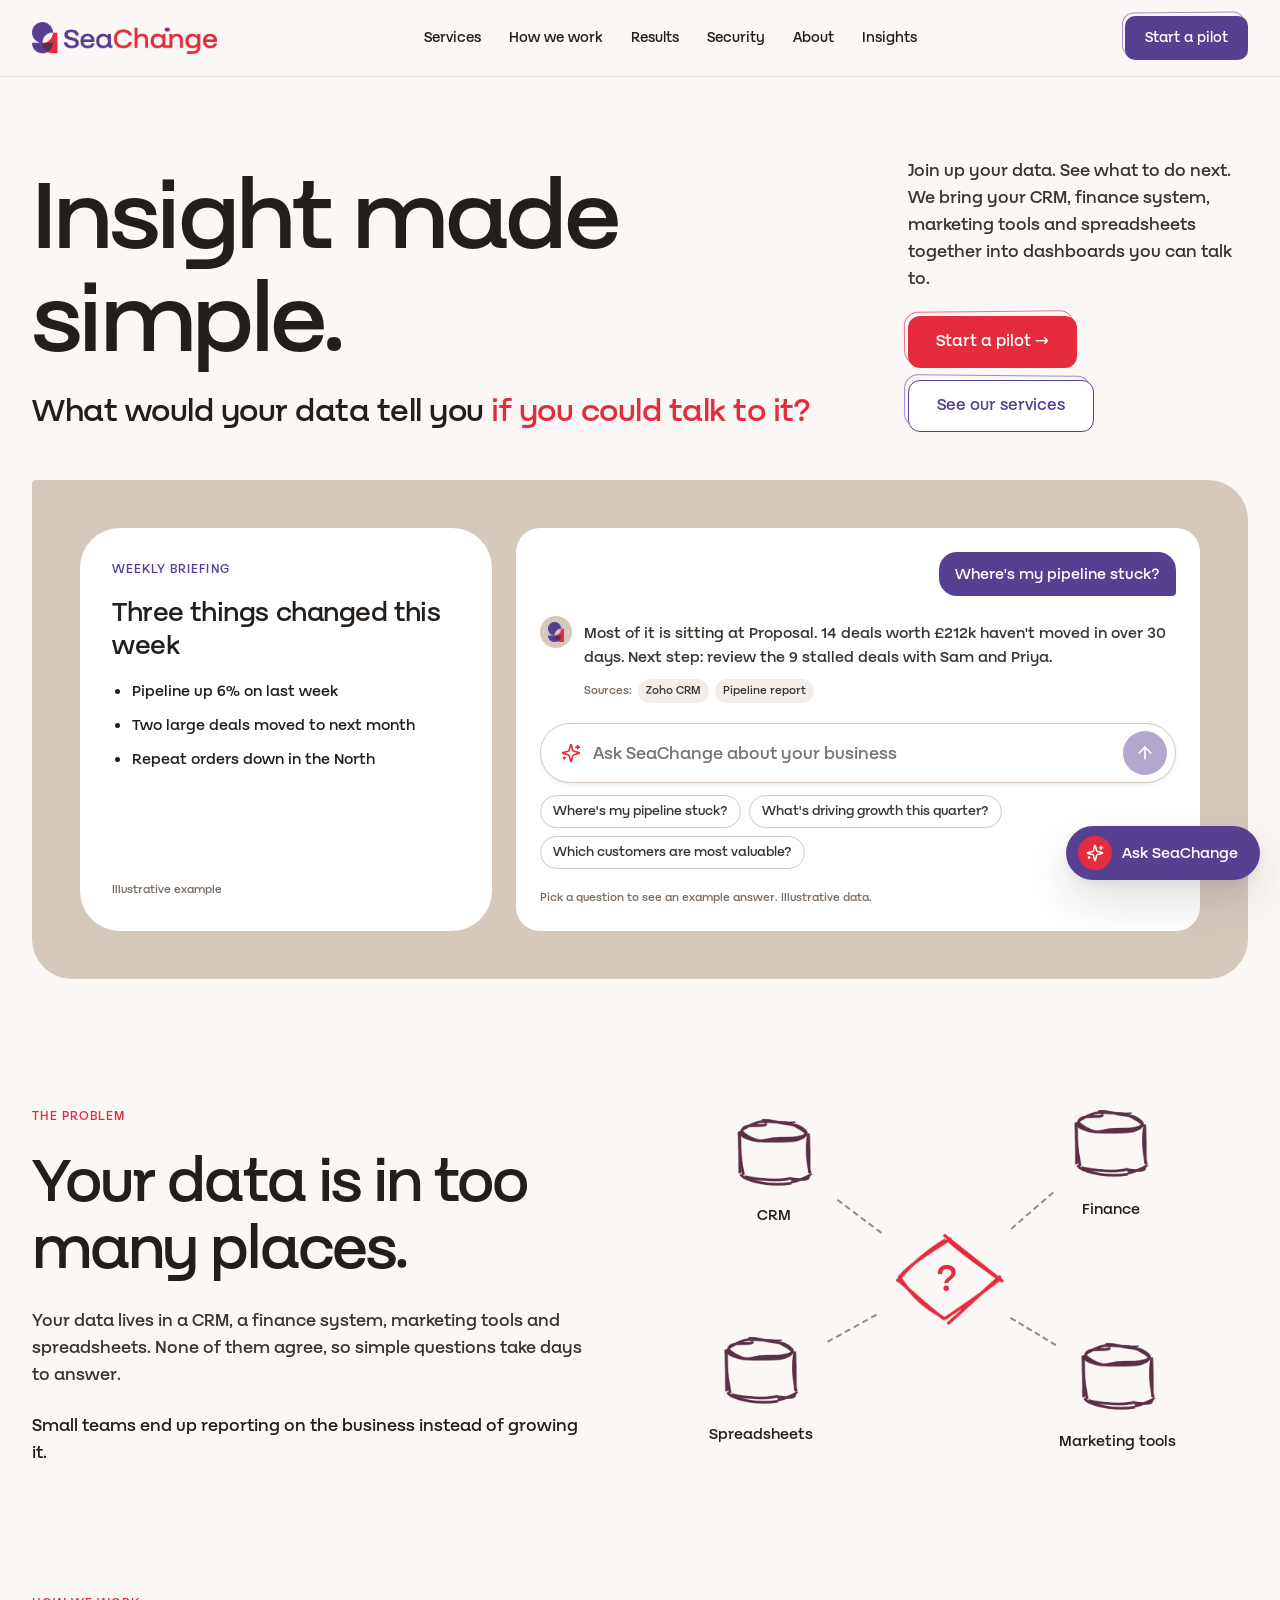
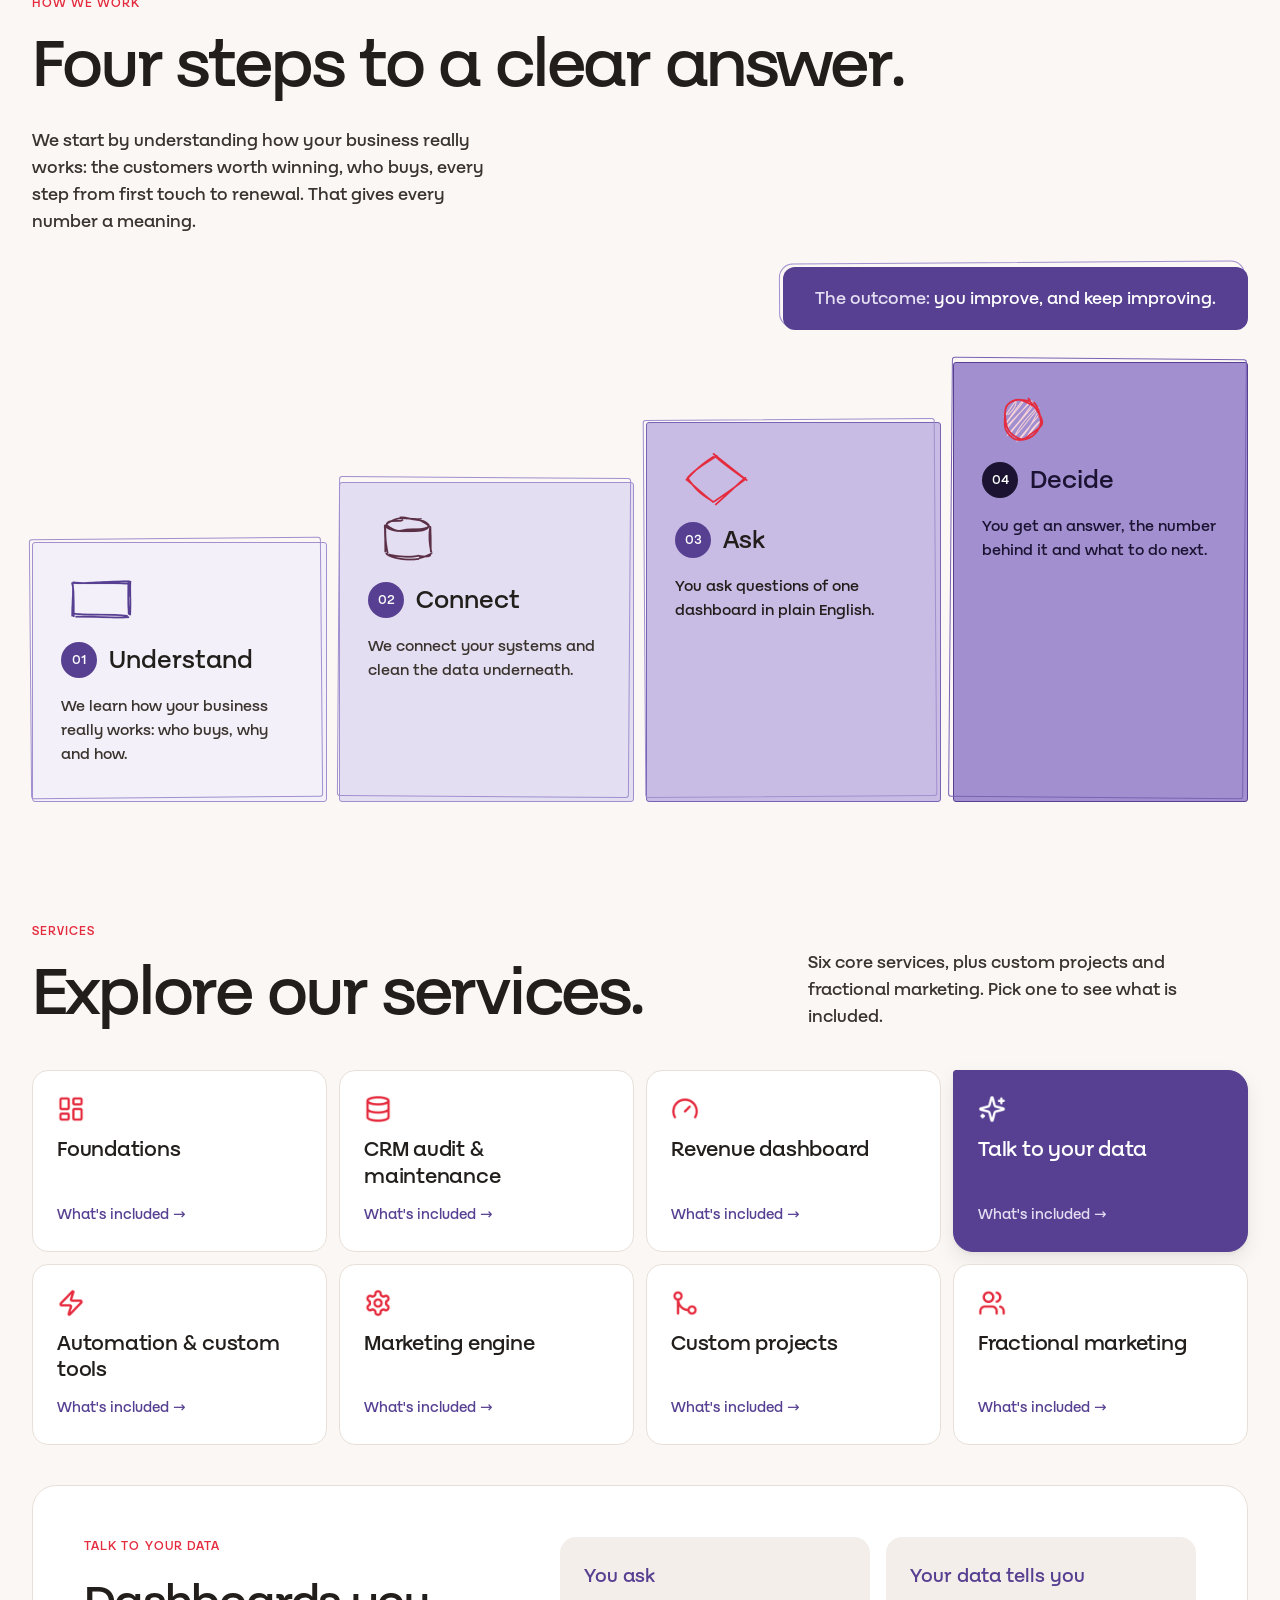
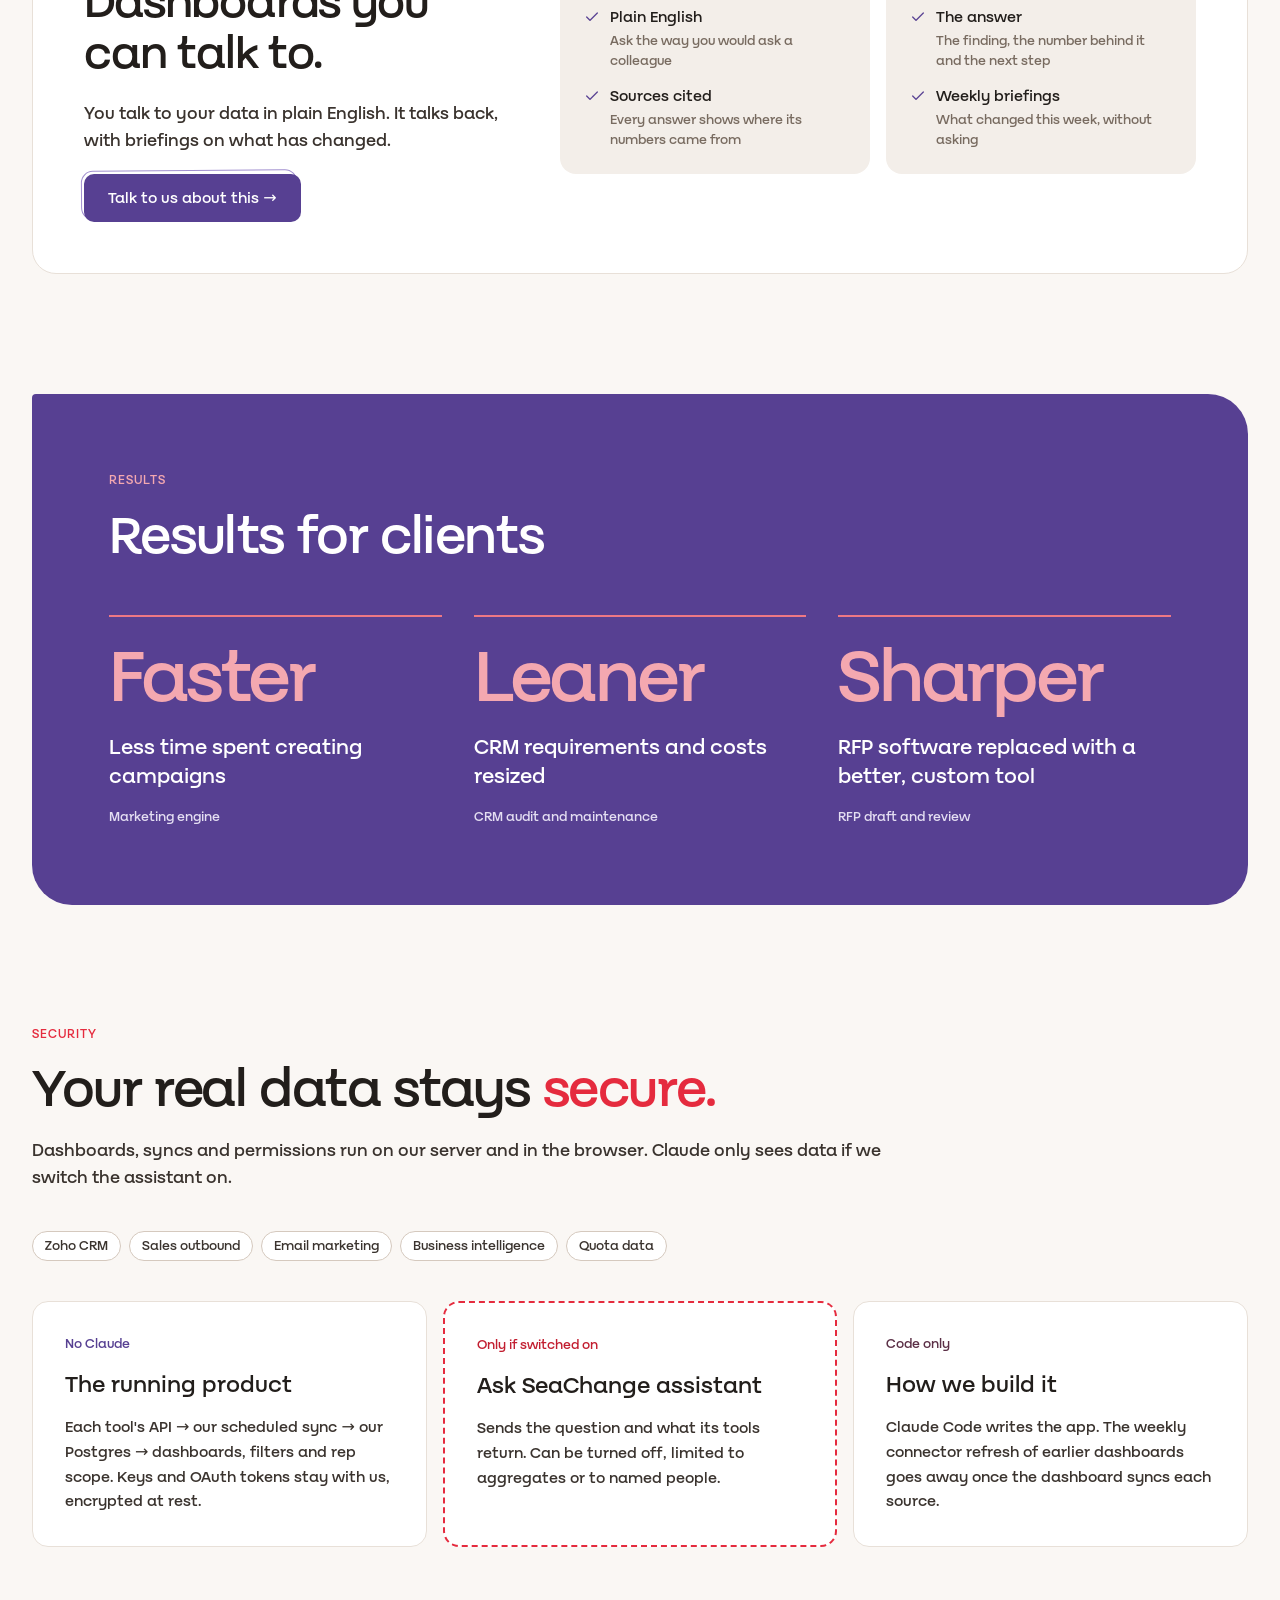
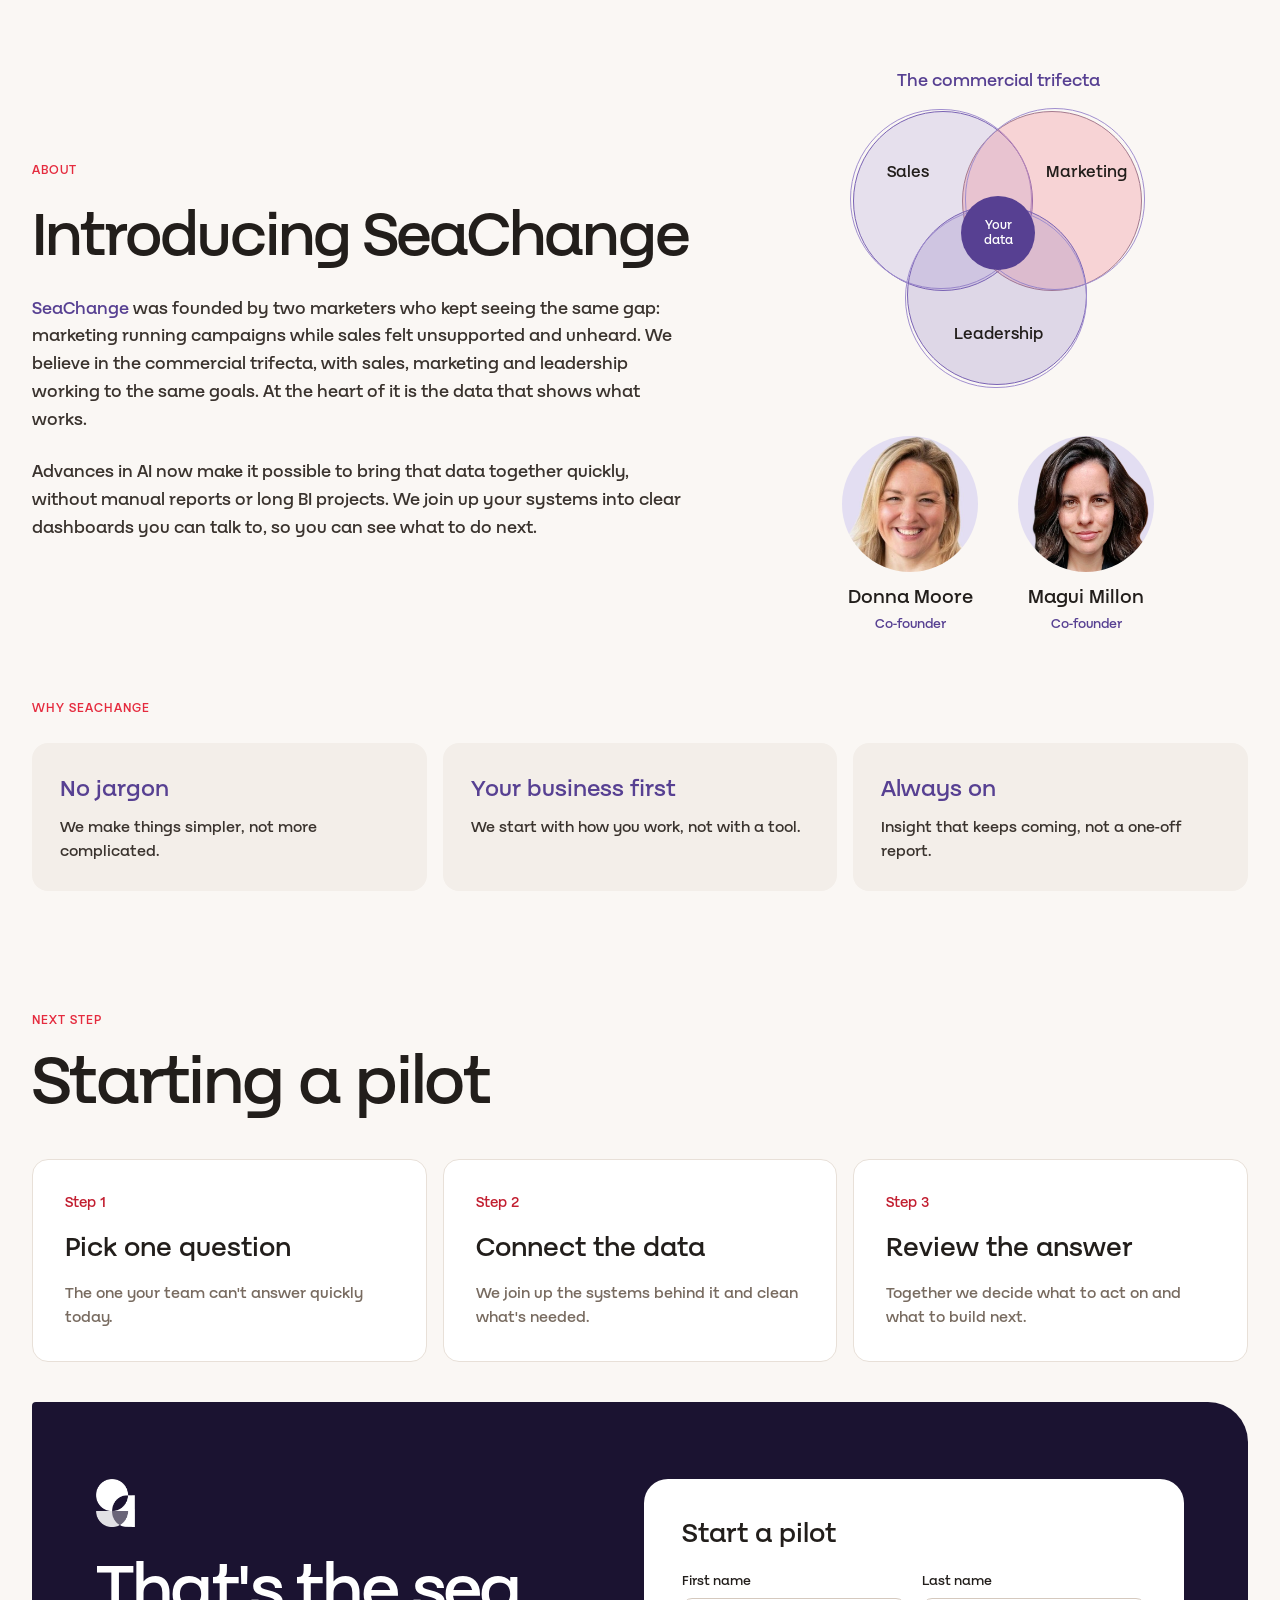
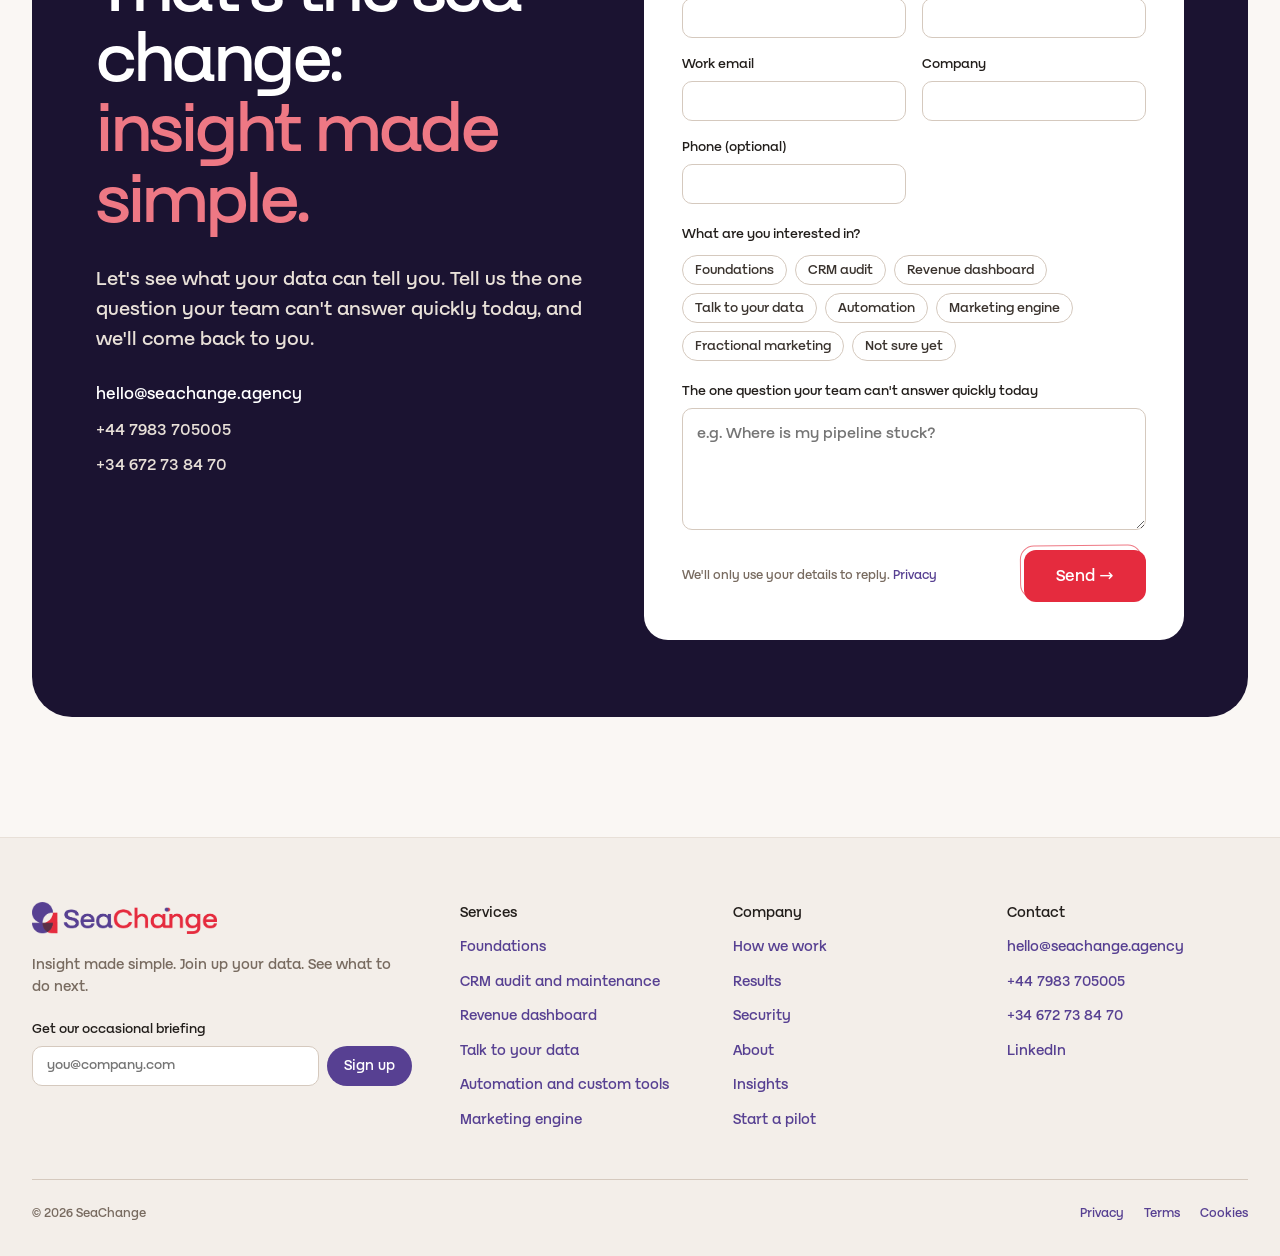
<file: index.html>
<!doctype html>
<html lang="en-GB">
<head>
<meta charset="utf-8">
<meta name="viewport" content="width=device-width, initial-scale=1">
<title>SeaChange – Insight made simple</title>
<meta name="description" content="SeaChange joins up your CRM, finance system, marketing tools and spreadsheets into dashboards you can talk to. Start with one question.">
<link rel="icon" type="image/png" href="/assets/img/mark.png">
<meta property="og:title" content="SeaChange – Insight made simple">
<meta property="og:description" content="SeaChange joins up your CRM, finance system, marketing tools and spreadsheets into dashboards you can talk to. Start with one question.">
<meta property="og:image" content="https://seachange.agency/assets/img/logo-seachange.png">
<link rel="preload" href="/assets/ds/fonts/BaticaSans-Regular.otf" as="font" type="font/otf" crossorigin>
<link rel="stylesheet" href="/assets/ds/tokens.css">
<link rel="stylesheet" href="/assets/css/site.css">
</head>
<body>
<div class="page">

<!-- NAV -->
<header style="border-bottom: 1px solid var(--border-subtle); background: var(--surface-page);">
<nav aria-label="Main" style="max-width: 1280px; margin: 0 auto; padding: 16px 32px; display: flex; flex-wrap: wrap; align-items: center; justify-content: space-between; gap: 16px;">
<a href="#top" aria-label="SeaChange home" style="display: flex; align-items: center;">
<img src="/assets/img/logo-seachange.png" alt="SeaChange" style="display: block; height: 32px; width: auto; max-width: none; align-self: flex-start; object-fit: contain;">
</a>
<div class="nav-links" style="display: flex; flex-wrap: wrap; align-items: center; gap: 28px; font-size: 15px;">
<a href="#services" style="color: var(--text-strong);">Services</a>
<a href="#how" style="color: var(--text-strong);">How we work</a>
<a href="#results" style="color: var(--text-strong);">Results</a>
<a href="#security" style="color: var(--text-strong);">Security</a>
<a href="#about" style="color: var(--text-strong);">About</a>
<a href="/insights" style="color: var(--text-strong);">Insights</a>
</div>
<a class="cta" href="#contact" style="position: relative; display: inline-flex;">
<span aria-hidden="true" style="position: absolute; inset: -4px 3px 3px -3px; border: 1.5px solid var(--purple-300); border-radius: 12px; transform: rotate(-0.6deg); pointer-events: none;"></span>
<span class="cta-face" style="position: relative; display: inline-flex; align-items: center; gap: 8px; min-height: 44px; padding: 0 20px; background: var(--purple-500); color: #FFFFFF; border-radius: 10px; font-size: 15px; transition: filter 120ms;">Start a pilot</span>
</a>
</nav>
</header>

<!-- HERO -->
<section id="top" style="padding: 80px 32px 0;">
<div style="max-width: 1280px; margin: 0 auto; display: flex; flex-direction: column; gap: 48px;">
<div style="display: flex; flex-wrap: wrap; align-items: flex-end; justify-content: space-between; gap: 40px;">
<div style="flex: 999 1 640px; display: flex; flex-direction: column; gap: 20px;">
<h1 style="margin: 0; font-size: clamp(56px, 8vw, 112px); line-height: 1; letter-spacing: -0.035em; font-weight: 400; color: var(--text-strong);">Insight made simple.</h1>
<p style="margin: 0; font-size: clamp(24px, 2.6vw, 34px); line-height: 1.2; letter-spacing: -0.015em; color: var(--text-strong);">What would your data tell you <span style="color: var(--text-change);">if you could talk to it?</span></p>
</div>
<div style="flex: 1 1 340px; max-width: 420px; display: flex; flex-direction: column; gap: 24px;">
<p style="margin: 0; font-size: 18px; line-height: 1.5;">Join up your data. See what to do next. We bring your CRM, finance system, marketing tools and spreadsheets together into dashboards you can talk to.</p>
<div style="display: flex; flex-wrap: wrap; gap: 12px;">
<a class="cta" href="#contact" style="position: relative; display: inline-flex;">
<span aria-hidden="true" style="position: absolute; inset: -5px 3px 4px -4px; border: 1.5px solid var(--red-300); border-radius: 14px; transform: rotate(-0.6deg); pointer-events: none;"></span>
<span class="cta-face" style="position: relative; display: inline-flex; align-items: center; gap: 10px; min-height: 52px; padding: 0 28px; background: var(--red-500); color: #FFFFFF; border-radius: 12px; font-size: 17px; transition: filter 120ms;">Start a pilot →</span>
</a>
<a class="cta" href="#services" style="position: relative; display: inline-flex;">
<span aria-hidden="true" style="position: absolute; inset: -5px 3px 4px -4px; border: 1.5px solid var(--purple-300); border-radius: 14px; transform: rotate(0.5deg); pointer-events: none;"></span>
<span class="cta-face" style="position: relative; display: inline-flex; align-items: center; gap: 10px; min-height: 52px; padding: 0 28px; background: var(--surface-card); color: var(--purple-500); border: 1.5px solid var(--purple-500); border-radius: 12px; font-size: 17px; transition: filter 120ms;">See our services</span>
</a>
</div>
</div>
</div>

<!-- Product moment -->
<div style="background: var(--surface-brand); border-radius: var(--radius-signature); padding: clamp(20px, 4vw, 48px); display: flex; flex-wrap: wrap; gap: 24px; align-items: stretch;">
<div style="flex: 1 1 300px; background: var(--surface-card); border-radius: 40px; padding: 32px; display: flex; flex-direction: column; gap: 16px;">
<span style="font-size: 13px; letter-spacing: 0.08em; text-transform: uppercase; color: var(--text-accent);">Weekly briefing</span>
<h2 style="margin: 0; font-size: 28px; line-height: 1.2; letter-spacing: -0.015em; font-weight: 400; color: var(--text-strong);">Three things changed this week</h2>
<ul style="margin: 0; padding: 0 0 0 20px; display: flex; flex-direction: column; gap: 10px; font-size: 16px; color: var(--text-strong);">
<li>Pipeline up 6% on last week</li>
<li>Two large deals moved to next month</li>
<li>Repeat orders down in the North</li>
</ul>
<span style="margin-top: auto; font-size: 12px; color: var(--text-muted);">Illustrative example</span>
</div>
<div style="flex: 2 1 460px; min-width: 0; background: var(--surface-card); border-radius: 24px; padding: 24px; display: flex; flex-direction: column; gap: 20px;">
<div class="msg-user"><div id="hero-q">Where's my pipeline stuck?</div></div>
<div style="display: flex; gap: 12px; align-items: flex-start;">
<div style="width: 32px; height: 32px; flex: none; border-radius: 50%; background: var(--sc-sand); display: flex; align-items: center; justify-content: center;"><img src="/assets/img/mark.png" alt="" style="height: 20px; width: auto;"></div>
<div style="flex: 1; min-width: 0; display: flex; flex-direction: column; gap: 10px; padding-top: 5px; font-size: 16px; line-height: 1.5; color: var(--text-body);">
<span id="hero-a" aria-live="polite">Most of it is sitting at Proposal. 14 deals worth £212k haven't moved in over 30 days. Next step: review the 9 stalled deals with Sam and Priya.</span>
<div style="display: flex; flex-wrap: wrap; gap: 6px; align-items: center; font-size: 12px; color: var(--text-muted);">Sources:<span id="hero-src" style="display: contents;"><span style="padding: 3px 8px; background: var(--surface-sunken); border-radius: 999px; color: var(--text-body);">Zoho CRM</span><span style="padding: 3px 8px; background: var(--surface-sunken); border-radius: 999px; color: var(--text-body);">Pipeline report</span></span></div>
</div>
</div>
<form class="askbar lg" id="hero-ask" autocomplete="off"><div class="askbar-row"><svg class="spark" viewBox="0 0 24 24" fill="none" stroke="currentColor" stroke-width="2" stroke-linecap="round" stroke-linejoin="round" aria-hidden="true"><path d="M9.937 15.5A2 2 0 0 0 8.5 14.063l-6.135-1.582a.5.5 0 0 1 0-.962L8.5 9.936A2 2 0 0 0 9.937 8.5l1.582-6.135a.5.5 0 0 1 .963 0L14.063 8.5A2 2 0 0 0 15.5 9.937l6.135 1.581a.5.5 0 0 1 0 .964L15.5 14.063a2 2 0 0 0-1.437 1.437l-1.582 6.135a.5.5 0 0 1-.963 0z"/><path d="M20 3v4"/><path d="M22 5h-4"/><path d="M4 17v2"/><path d="M5 18H3"/></svg><input type="text" name="q" aria-label="Ask SeaChange about your business" placeholder="Ask SeaChange about your business"><button class="askbar-go" type="submit" aria-label="Ask" title="Ask" disabled><svg viewBox="0 0 24 24" fill="none" stroke="currentColor" stroke-width="2" stroke-linecap="round" stroke-linejoin="round" aria-hidden="true"><path d="m5 12 7-7 7 7"/><path d="M12 19V5"/></svg></button></div><div class="askbar-sugs"><button type="button" data-q="Where's my pipeline stuck?">Where's my pipeline stuck?</button><button type="button" data-q="What's driving growth this quarter?">What's driving growth this quarter?</button><button type="button" data-q="Which customers are most valuable?">Which customers are most valuable?</button></div></form>
<span style="font-size: 12px; color: var(--text-muted);">Pick a question to see an example answer. Illustrative data.</span>
</div>
</div>
</div>
</section>

<!-- THE PROBLEM -->
<section style="padding: 120px 32px 0;">
<div style="max-width: 1280px; margin: 0 auto; display: flex; flex-wrap: wrap; gap: 56px; align-items: center;">
<div style="flex: 1 1 380px; display: flex; flex-direction: column; gap: 24px;">
<span style="font-size: 13px; letter-spacing: 0.08em; text-transform: uppercase; color: var(--text-change);">The problem</span>
<h2 style="margin: 0; font-size: clamp(40px, 5vw, 64px); line-height: 1.04; letter-spacing: -0.03em; font-weight: 400; color: var(--text-strong);">Your data is in too many places.</h2>
<p style="margin: 0; font-size: 18px; line-height: 1.5;">Your data lives in a CRM, a finance system, marketing tools and spreadsheets. None of them agree, so simple questions take days to answer.</p>
<p style="margin: 0; font-size: 18px; line-height: 1.5; color: var(--text-strong);">Small teams end up reporting on the business instead of growing it.</p>
</div>
<div style="flex: 1 1 420px; display: flex; justify-content: center;">
<div role="img" aria-label="CRM, finance, spreadsheets and marketing tools, each disconnected from the question in the middle" style="position: relative; width: 100%; max-width: 520px; aspect-ratio: 430 / 310;">
<!-- dashed connectors -->
<div style="position: absolute; left: 28.8%; top: 26.6%; width: 10.5%; border-top: 2px dashed var(--sand-500); transform-origin: 0 0; transform: rotate(37deg);"></div>
<div style="position: absolute; left: 70.3%; top: 25%; width: 10.7%; border-top: 2px dashed var(--sand-500); transform-origin: 0 0; transform: rotate(139deg);"></div>
<div style="position: absolute; left: 26.7%; top: 64.5%; width: 10.7%; border-top: 2px dashed var(--sand-500); transform-origin: 0 0; transform: rotate(-29deg);"></div>
<div style="position: absolute; left: 62.2%; top: 58.1%; width: 10.2%; border-top: 2px dashed var(--sand-500); transform-origin: 0 0; transform: rotate(31deg);"></div>
<!-- sources -->
<img src="/assets/img/data-source.png" alt="" style="position: absolute; left: 16.6%; top: 14.5%; width: 21%; transform: translate(-50%, -50%);">
<span style="position: absolute; left: 16.6%; top: 31%; transform: translate(-50%, -50%); font-size: 16px; color: var(--text-strong); white-space: nowrap;">CRM</span>
<img src="/assets/img/data-source.png" alt="" style="position: absolute; left: 81.4%; top: 12.1%; width: 21%; transform: translate(-50%, -50%);">
<span style="position: absolute; left: 81.4%; top: 29.4%; transform: translate(-50%, -50%); font-size: 16px; color: var(--text-strong); white-space: nowrap;">Finance</span>
<img src="/assets/img/data-source.png" alt="" style="position: absolute; left: 14%; top: 72.6%; width: 21%; transform: translate(-50%, -50%);">
<span style="position: absolute; left: 14%; top: 89.4%; transform: translate(-50%, -50%); font-size: 16px; color: var(--text-strong); white-space: nowrap;">Spreadsheets</span>
<img src="/assets/img/data-source.png" alt="" style="position: absolute; left: 82.6%; top: 74.2%; width: 21%; transform: translate(-50%, -50%);">
<span style="position: absolute; left: 82.6%; top: 91.1%; transform: translate(-50%, -50%); font-size: 16px; color: var(--text-strong); white-space: nowrap;">Marketing tools</span>
<!-- question -->
<img src="/assets/img/decision.png" alt="" style="position: absolute; left: 49.8%; top: 48.1%; width: 24%; transform: translate(-50%, -50%);">
<span style="position: absolute; left: 49.8%; top: 48.1%; transform: translate(-50%, -50%); font-size: 40px; line-height: 1; color: var(--text-change);">?</span>
</div>
</div>
</div>
</section>

<!-- HOW WE WORK (staircase) -->
<section id="how" style="padding: 120px 32px 0;">
<div style="max-width: 1280px; margin: 0 auto; display: flex; flex-direction: column; gap: 32px;">
<div style="display: flex; flex-wrap: wrap; justify-content: space-between; align-items: flex-end; gap: 24px;">
<div style="display: flex; flex-direction: column; gap: 16px;">
<span style="font-size: 13px; letter-spacing: 0.08em; text-transform: uppercase; color: var(--text-change);">How we work</span>
<h2 style="margin: 0; font-size: clamp(40px, 5.5vw, 72px); line-height: 1.04; letter-spacing: -0.03em; font-weight: 400; color: var(--text-strong);">Four steps to a clear answer.</h2>
</div>
<p style="margin: 0; max-width: 460px; font-size: 18px; line-height: 1.5;">We start by understanding how your business really works: the customers worth winning, who buys, every step from first touch to renewal. That gives every number a meaning.</p>
</div>
<div style="display: flex; justify-content: flex-end;">
<div style="position: relative;">
<span aria-hidden="true" style="position: absolute; inset: -5px 3px 4px -4px; border: 1.5px solid var(--purple-300); border-radius: 14px; transform: rotate(-0.4deg); pointer-events: none;"></span>
<div style="position: relative; background: var(--purple-500); color: #FFFFFF; border-radius: 12px; padding: 18px 32px; font-size: 18px;"><span style="color: var(--purple-100);">The outcome:</span> you improve, and keep improving.</div>
</div>
</div>
<div style="display: grid; grid-template-columns: repeat(auto-fit, minmax(240px, 1fr)); gap: 12px; align-items: end;">
<div style="position: relative; min-height: 260px; background: var(--purple-50); border: 1.5px solid var(--purple-300); border-radius: 3px; padding: 28px; display: flex; flex-direction: column; gap: 14px;">
<span aria-hidden="true" style="position: absolute; inset: -5px 4px 3px -3px; border: 1px solid var(--purple-300); border-radius: 3px; transform: rotate(-0.5deg); pointer-events: none;"></span>
<img src="/assets/img/process.png" alt="" style="width: 80px; height: 56px; object-fit: contain;">
<div style="display: flex; align-items: center; gap: 12px;"><span style="width: 36px; height: 36px; border-radius: 999px; background: var(--purple-500); color: #FFFFFF; display: flex; align-items: center; justify-content: center; font-size: 14px;">01</span><h3 style="margin: 0; font-size: 26px; font-weight: 400; color: var(--text-strong);">Understand</h3></div>
<p style="margin: 0; font-size: 16px; line-height: 1.5; color: var(--text-body);">We learn how your business really works: who buys, why and how.</p>
</div>
<div style="position: relative; min-height: 320px; background: var(--purple-100); border: 1.5px solid var(--purple-300); border-radius: 3px; padding: 28px; display: flex; flex-direction: column; gap: 14px;">
<span aria-hidden="true" style="position: absolute; inset: -6px 3px 4px -2px; border: 1px solid var(--purple-300); border-radius: 3px; transform: rotate(0.4deg); pointer-events: none;"></span>
<img src="/assets/img/data-source.png" alt="" style="width: 80px; height: 56px; object-fit: contain;">
<div style="display: flex; align-items: center; gap: 12px;"><span style="width: 36px; height: 36px; border-radius: 999px; background: var(--purple-500); color: #FFFFFF; display: flex; align-items: center; justify-content: center; font-size: 14px;">02</span><h3 style="margin: 0; font-size: 26px; font-weight: 400; color: var(--text-strong);">Connect</h3></div>
<p style="margin: 0; font-size: 16px; line-height: 1.5; color: var(--text-body);">We connect your systems and clean the data underneath.</p>
</div>
<div style="position: relative; min-height: 380px; background: var(--purple-200); border: 1.5px solid var(--purple-400); border-radius: 3px; padding: 28px; display: flex; flex-direction: column; gap: 14px;">
<span aria-hidden="true" style="position: absolute; inset: -4px 4px 4px -3px; border: 1px solid var(--purple-300); border-radius: 3px; transform: rotate(-0.4deg); pointer-events: none;"></span>
<img src="/assets/img/decision.png" alt="" style="width: 80px; height: 56px; object-fit: contain;">
<div style="display: flex; align-items: center; gap: 12px;"><span style="width: 36px; height: 36px; border-radius: 999px; background: var(--purple-500); color: #FFFFFF; display: flex; align-items: center; justify-content: center; font-size: 14px;">03</span><h3 style="margin: 0; font-size: 26px; font-weight: 400; color: var(--text-strong);">Ask</h3></div>
<p style="margin: 0; font-size: 16px; line-height: 1.5; color: var(--text-strong);">You ask questions of one dashboard in plain English.</p>
</div>
<div style="position: relative; min-height: 440px; background: var(--purple-300); border: 1.5px solid var(--purple-500); border-radius: 3px; padding: 28px; display: flex; flex-direction: column; gap: 14px;">
<span aria-hidden="true" style="position: absolute; inset: -5px 2px 3px -4px; border: 1px solid var(--purple-400); border-radius: 3px; transform: rotate(0.5deg); pointer-events: none;"></span>
<img src="/assets/img/insight.png" alt="" style="width: 80px; height: 56px; object-fit: contain;">
<div style="display: flex; align-items: center; gap: 12px;"><span style="width: 36px; height: 36px; border-radius: 999px; background: var(--purple-900); color: #FFFFFF; display: flex; align-items: center; justify-content: center; font-size: 14px;">04</span><h3 style="margin: 0; font-size: 26px; font-weight: 400; color: var(--purple-900);">Decide</h3></div>
<p style="margin: 0; font-size: 16px; line-height: 1.5; color: var(--purple-900);">You get an answer, the number behind it and what to do next.</p>
</div>
</div>
</div>
</section>

<!-- SERVICES (explore) -->
<section id="services" style="padding: 120px 32px 0;">
<div style="max-width: 1280px; margin: 0 auto; display: flex; flex-direction: column; gap: 40px;">
<div style="display: flex; flex-wrap: wrap; justify-content: space-between; align-items: flex-end; gap: 24px;">
<div style="display: flex; flex-direction: column; gap: 16px;">
<span style="font-size: 13px; letter-spacing: 0.08em; text-transform: uppercase; color: var(--text-change);">Services</span>
<h2 style="margin: 0; font-size: clamp(40px, 5.5vw, 72px); line-height: 1.04; letter-spacing: -0.03em; font-weight: 400; color: var(--text-strong);">Explore our services.</h2>
</div>
<p style="margin: 0; max-width: 440px; font-size: 18px; line-height: 1.5;">Six core services, plus custom projects and fractional marketing. Pick one to see what is included.</p>
</div>

<div class="svc-grid" id="svc-grid"></div>

<div style="background: var(--surface-card); border: 1px solid var(--border-subtle); border-radius: 24px; padding: clamp(24px, 4vw, 56px); display: flex; flex-wrap: wrap; gap: 48px; align-items: flex-start;">
<div style="flex: 1 1 340px; display: flex; flex-direction: column; gap: 20px;">
<span id="svc-kicker" style="font-size: 13px; letter-spacing: 0.08em; text-transform: uppercase; color: var(--text-change);"></span>
<h3 style="margin: 0; font-size: clamp(32px, 4vw, 48px); line-height: 1.08; letter-spacing: -0.025em; font-weight: 400; color: var(--text-strong);" id="svc-title"></h3>
<p id="svc-body" style="margin: 0; font-size: 18px; line-height: 1.5;"></p>
<div><a class="cta" href="#contact" id="svc-go" style="position: relative; display: inline-flex;">
<span aria-hidden="true" style="position: absolute; inset: -4px 3px 3px -3px; border: 1.5px solid var(--purple-300); border-radius: 12px; transform: rotate(-0.5deg); pointer-events: none;"></span>
<span class="cta-face" style="position: relative; display: inline-flex; align-items: center; gap: 8px; min-height: 48px; padding: 0 24px; background: var(--purple-500); color: #FFFFFF; border-radius: 10px; font-size: 16px; transition: filter 120ms;">Talk to us about this →</span>
</a></div>
</div>
<div id="svc-groups" style="flex: 2 1 460px; display: grid; grid-template-columns: repeat(auto-fit, minmax(240px, 1fr)); gap: 16px;"></div>
</div>
</div>
</section>

<!-- RESULTS -->
<section id="results" style="padding: 120px 32px 0;">
<div style="max-width: 1280px; margin: 0 auto; background: var(--purple-500); border-radius: var(--radius-signature); padding: clamp(32px, 6vw, 88px); display: flex; flex-direction: column; gap: 48px; color: #FFFFFF;">
<div style="display: flex; flex-direction: column; gap: 16px;">
<span style="font-size: 13px; letter-spacing: 0.08em; text-transform: uppercase; color: var(--red-200);">Results</span>
<h2 style="margin: 0; font-size: clamp(36px, 4.5vw, 56px); line-height: 1.08; letter-spacing: -0.025em; font-weight: 400; color: #FFFFFF;">Results for clients</h2>
</div>
<div style="display: grid; grid-template-columns: repeat(auto-fit, minmax(240px, 1fr)); gap: 32px;">
<div style="border-top: 2px solid var(--red-300); padding-top: 24px; display: flex; flex-direction: column; gap: 16px;">
<span style="font-size: clamp(56px, 6vw, 88px); line-height: 1; letter-spacing: -0.035em; color: var(--red-200);">Faster</span>
<p style="margin: 0; font-size: 22px; line-height: 1.3; color: #FFFFFF;">Less time spent creating campaigns</p>
<span style="font-size: 14px; color: var(--purple-100);">Marketing engine</span>
</div>
<div style="border-top: 2px solid var(--red-300); padding-top: 24px; display: flex; flex-direction: column; gap: 16px;">
<span style="font-size: clamp(56px, 6vw, 88px); line-height: 1; letter-spacing: -0.035em; color: var(--red-200);">Leaner</span>
<p style="margin: 0; font-size: 22px; line-height: 1.3; color: #FFFFFF;">CRM requirements and costs resized</p>
<span style="font-size: 14px; color: var(--purple-100);">CRM audit and maintenance</span>
</div>
<div style="border-top: 2px solid var(--red-300); padding-top: 24px; display: flex; flex-direction: column; gap: 16px;">
<span style="font-size: clamp(56px, 6vw, 88px); line-height: 1; letter-spacing: -0.035em; color: var(--red-200);">Sharper</span>
<p style="margin: 0; font-size: 22px; line-height: 1.3; color: #FFFFFF;">RFP software replaced with a better, custom tool</p>
<span style="font-size: 14px; color: var(--purple-100);">RFP draft and review</span>
</div>
</div>
</div>
</section>

<!-- SECURITY -->
<section id="security" style="padding: 120px 32px 0;">
<div style="max-width: 1280px; margin: 0 auto; display: flex; flex-direction: column; gap: 40px;">
<div style="display: flex; flex-direction: column; gap: 16px; max-width: 860px;">
<span style="font-size: 13px; letter-spacing: 0.08em; text-transform: uppercase; color: var(--text-change);">Security</span>
<h2 style="margin: 0; font-size: clamp(36px, 4.5vw, 56px); line-height: 1.08; letter-spacing: -0.025em; font-weight: 400; color: var(--text-strong);">Your real data stays <span style="color: var(--text-change);">secure.</span></h2>
<p style="margin: 0; font-size: 18px; line-height: 1.5;">Dashboards, syncs and permissions run on our server and in the browser. Claude only sees data if we switch the assistant on.</p>
</div>
<div style="display: flex; flex-wrap: wrap; gap: 8px;">
<span class="tag">Zoho CRM</span>
<span class="tag">Sales outbound</span>
<span class="tag">Email marketing</span>
<span class="tag">Business intelligence</span>
<span class="tag">Quota data</span>
</div>
<div style="display: grid; grid-template-columns: repeat(auto-fit, minmax(280px, 1fr)); gap: 16px;">
<div style="background: var(--surface-card); border: 1px solid var(--border-subtle); border-radius: 16px; padding: 32px; display: flex; flex-direction: column; gap: 12px;">
<span style="font-size: 14px; color: var(--text-accent);">No Claude</span>
<h3 style="margin: 0; font-size: 24px; font-weight: 400; color: var(--text-strong);">The running product</h3>
<p style="margin: 0; font-size: 16px; line-height: 1.55; color: var(--text-body);">Each tool's API → our scheduled sync → our Postgres → dashboards, filters and rep scope. Keys and OAuth tokens stay with us, encrypted at rest.</p>
</div>
<div style="background: var(--surface-card); border: 2px dashed var(--red-500); border-radius: 16px; padding: 32px; display: flex; flex-direction: column; gap: 12px;">
<span style="font-size: 14px; color: var(--red-600);">Only if switched on</span>
<h3 style="margin: 0; font-size: 24px; font-weight: 400; color: var(--text-strong);">Ask SeaChange assistant</h3>
<p style="margin: 0; font-size: 16px; line-height: 1.55; color: var(--text-body);">Sends the question and what its tools return. Can be turned off, limited to aggregates or to named people.</p>
</div>
<div style="background: var(--surface-card); border: 1px solid var(--border-subtle); border-radius: 16px; padding: 32px; display: flex; flex-direction: column; gap: 12px;">
<span style="font-size: 14px; color: var(--plum-500);">Code only</span>
<h3 style="margin: 0; font-size: 24px; font-weight: 400; color: var(--text-strong);">How we build it</h3>
<p style="margin: 0; font-size: 16px; line-height: 1.55; color: var(--text-body);">Claude Code writes the app. The weekly connector refresh of earlier dashboards goes away once the dashboard syncs each source.</p>
</div>
</div>
</div>
</section>

<!-- ABOUT -->
<section id="about" style="padding: 120px 32px 0;">
<div style="max-width: 1280px; margin: 0 auto; display: flex; flex-direction: column; gap: 64px;">
<div style="display: flex; flex-wrap: wrap; gap: 56px; align-items: center;">
<div style="flex: 3 1 420px; display: flex; flex-direction: column; gap: 24px;">
<span style="font-size: 13px; letter-spacing: 0.08em; text-transform: uppercase; color: var(--text-change);">About</span>
<h2 style="margin: 0; font-size: clamp(40px, 5vw, 64px); line-height: 1.04; letter-spacing: -0.03em; font-weight: 400; color: var(--text-strong);">Introducing SeaChange</h2>
<p style="margin: 0; font-size: 18px; line-height: 1.55;"><span style="color: var(--text-accent);">SeaChange</span> was founded by two marketers who kept seeing the same gap: marketing running campaigns while sales felt unsupported and unheard. We believe in the commercial trifecta, with sales, marketing and leadership working to the same goals. At the heart of it is the data that shows what works.</p>
<p style="margin: 0; font-size: 18px; line-height: 1.55;">Advances in AI now make it possible to bring that data together quickly, without manual reports or long BI projects. We join up your systems into clear dashboards you can talk to, so you can see what to do next.</p>
</div>
<div style="flex: 2 1 340px; display: flex; flex-direction: column; align-items: center; gap: 40px;">
<div style="display: flex; flex-direction: column; align-items: center; gap: 12px;">
<span style="font-size: 18px; color: var(--text-accent);">The commercial trifecta</span>
<div role="img" aria-label="Venn diagram: sales, marketing and leadership overlap around your data" style="position: relative; width: 300px; height: 290px;">
<!-- Sales -->
<div style="position: absolute; left: 5px; top: 5px; width: 180px; height: 180px; border-radius: 999px; background: rgba(161,143,207,0.22); border: 1.5px solid var(--purple-400);"></div>
<div aria-hidden="true" style="position: absolute; left: 2px; top: 3px; width: 182px; height: 180px; border-radius: 999px; border: 1px solid var(--purple-300);"></div>
<!-- Marketing -->
<div style="position: absolute; left: 114px; top: 5px; width: 180px; height: 180px; border-radius: 999px; background: rgba(238,120,132,0.28); border: 1.5px solid var(--plum-300);"></div>
<div aria-hidden="true" style="position: absolute; left: 117px; top: 2px; width: 180px; height: 182px; border-radius: 999px; border: 1px solid var(--purple-300);"></div>
<!-- Leadership -->
<div style="position: absolute; left: 59px; top: 99px; width: 180px; height: 180px; border-radius: 999px; background: rgba(122,99,180,0.22); border: 1.5px solid var(--purple-400);"></div>
<div aria-hidden="true" style="position: absolute; left: 57px; top: 102px; width: 182px; height: 180px; border-radius: 999px; border: 1px solid var(--purple-300);"></div>
<!-- labels -->
<span style="position: absolute; left: 60px; top: 67px; transform: translate(-50%, -50%); font-size: 17px; color: var(--text-strong);">Sales</span>
<span style="position: absolute; left: 238px; top: 67px; transform: translate(-50%, -50%); font-size: 17px; color: var(--text-strong);">Marketing</span>
<span style="position: absolute; left: 150px; top: 229px; transform: translate(-50%, -50%); font-size: 17px; color: var(--text-strong);">Leadership</span>
<!-- your data -->
<div style="position: absolute; left: 150px; top: 127px; width: 74px; height: 74px; transform: translate(-50%, -50%); border-radius: 999px; background: var(--purple-500); color: #FFFFFF; display: flex; align-items: center; justify-content: center; text-align: center; font-size: 13px; line-height: 1.15;">Your<br>data</div>
</div>
</div>
<div style="display: flex; flex-wrap: wrap; justify-content: center; gap: 40px;">
<figure style="margin: 0; display: flex; flex-direction: column; align-items: center; gap: 10px;">
<img src="/assets/img/donna-moore.jpg" alt="Donna Moore" style="width: 136px; height: 136px; object-fit: cover; border-radius: 999px; background: var(--purple-50);">
<figcaption style="display: flex; flex-direction: column; align-items: center; gap: 2px;"><span style="font-size: 20px; color: var(--text-strong);">Donna Moore</span><span style="font-size: 14px; color: var(--text-accent);">Co-founder</span></figcaption>
</figure>
<figure style="margin: 0; display: flex; flex-direction: column; align-items: center; gap: 10px;">
<img src="/assets/img/magui-millon.jpg" alt="Magui Millon" style="width: 136px; height: 136px; object-fit: cover; border-radius: 999px; background: var(--purple-50);">
<figcaption style="display: flex; flex-direction: column; align-items: center; gap: 2px;"><span style="font-size: 20px; color: var(--text-strong);">Magui Millon</span><span style="font-size: 14px; color: var(--text-accent);">Co-founder</span></figcaption>
</figure>
</div>
</div>
</div>

<div style="display: flex; flex-direction: column; gap: 24px;">
<span style="font-size: 13px; letter-spacing: 0.08em; text-transform: uppercase; color: var(--text-change);">Why SeaChange</span>
<div style="display: grid; grid-template-columns: repeat(auto-fit, minmax(260px, 1fr)); gap: 16px;">
<div style="background: var(--surface-sunken); border-radius: 16px; padding: 28px; display: flex; flex-direction: column; gap: 8px;"><h3 style="margin: 0; font-size: 24px; font-weight: 400; color: var(--text-accent);">No jargon</h3><p style="margin: 0; font-size: 16px; color: var(--text-body);">We make things simpler, not more complicated.</p></div>
<div style="background: var(--surface-sunken); border-radius: 16px; padding: 28px; display: flex; flex-direction: column; gap: 8px;"><h3 style="margin: 0; font-size: 24px; font-weight: 400; color: var(--text-accent);">Your business first</h3><p style="margin: 0; font-size: 16px; color: var(--text-body);">We start with how you work, not with a tool.</p></div>
<div style="background: var(--surface-sunken); border-radius: 16px; padding: 28px; display: flex; flex-direction: column; gap: 8px;"><h3 style="margin: 0; font-size: 24px; font-weight: 400; color: var(--text-accent);">Always on</h3><p style="margin: 0; font-size: 16px; color: var(--text-body);">Insight that keeps coming, not a one-off report.</p></div>
</div>
</div>
</div>
</section>

<!-- PILOT + CTA -->
<section id="pilot" style="padding: 120px 32px;">
<div style="max-width: 1280px; margin: 0 auto; display: flex; flex-direction: column; gap: 40px;">
<div style="display: flex; flex-direction: column; gap: 16px;">
<span style="font-size: 13px; letter-spacing: 0.08em; text-transform: uppercase; color: var(--text-change);">Next step</span>
<h2 style="margin: 0; font-size: clamp(40px, 5.5vw, 72px); line-height: 1.04; letter-spacing: -0.03em; font-weight: 400; color: var(--text-strong);">Starting a pilot</h2>
</div>
<div style="display: grid; grid-template-columns: repeat(auto-fit, minmax(260px, 1fr)); gap: 16px;">
<div style="background: var(--surface-card); border: 1px solid var(--border-subtle); border-radius: 16px; padding: 32px; display: flex; flex-direction: column; gap: 12px;"><span style="font-size: 15px; color: var(--red-600);">Step 1</span><h3 style="margin: 0; font-size: 28px; font-weight: 400; color: var(--text-strong);">Pick one question</h3><p style="margin: 0; font-size: 16px; color: var(--text-muted);">The one your team can't answer quickly today.</p></div>
<div style="background: var(--surface-card); border: 1px solid var(--border-subtle); border-radius: 16px; padding: 32px; display: flex; flex-direction: column; gap: 12px;"><span style="font-size: 15px; color: var(--red-600);">Step 2</span><h3 style="margin: 0; font-size: 28px; font-weight: 400; color: var(--text-strong);">Connect the data</h3><p style="margin: 0; font-size: 16px; color: var(--text-muted);">We join up the systems behind it and clean what's needed.</p></div>
<div style="background: var(--surface-card); border: 1px solid var(--border-subtle); border-radius: 16px; padding: 32px; display: flex; flex-direction: column; gap: 12px;"><span style="font-size: 15px; color: var(--red-600);">Step 3</span><h3 style="margin: 0; font-size: 28px; font-weight: 400; color: var(--text-strong);">Review the answer</h3><p style="margin: 0; font-size: 16px; color: var(--text-muted);">Together we decide what to act on and what to build next.</p></div>
</div>

<div id="contact" style="background: var(--purple-900); border-radius: var(--radius-signature); padding: clamp(32px, 6vw, 88px) clamp(20px, 5vw, 80px); display: flex; flex-wrap: wrap; gap: 48px; align-items: flex-start; color: #FFFFFF;">
<div style="flex: 1 1 380px; display: flex; flex-direction: column; align-items: flex-start; gap: 28px;">
<img src="/assets/img/mark-white.png" alt="" style="display: block; height: 48px; width: auto; align-self: flex-start; object-fit: contain;">
<h2 style="margin: 0; font-size: clamp(40px, 5.5vw, 80px); line-height: 1; letter-spacing: -0.035em; font-weight: 400; color: #FFFFFF;">That's the sea change:<br><span style="color: var(--red-300);">insight made simple.</span></h2>
<p style="margin: 0; font-size: 20px; line-height: 1.5; color: var(--sand-200);">Let's see what your data can tell you. Tell us the one question your team can't answer quickly today, and we'll come back to you.</p>
<div style="display: flex; flex-direction: column; gap: 10px;">
<a href="mailto:hello@seachange.agency" style="color: #FFFFFF; font-size: 17px;">hello@seachange.agency</a>
<a href="tel:+447983705005" style="color: var(--sand-200); font-size: 17px;">+44 7983 705005</a>
<a href="tel:+34672738470" style="color: var(--sand-200); font-size: 17px;">+34 672 73 84 70</a>
</div>
</div>
<div style="flex: 1 1 420px; min-width: 0; background: var(--surface-card); color: var(--text-body); border-radius: 24px; padding: clamp(24px, 3vw, 40px);">
<form id="contact-form" style="display: flex; flex-direction: column; gap: 20px;">
<h3 style="margin: 0; font-size: 28px; line-height: 1.2; font-weight: 400; color: var(--text-strong);">Start a pilot</h3>
<div style="display: grid; grid-template-columns: repeat(auto-fit, minmax(200px, 1fr)); gap: 16px;">
<label class="field"><span>First name</span><span class="field-box"><input type="text" name="firstname" autocomplete="given-name" required></span></label>
<label class="field"><span>Last name</span><span class="field-box"><input type="text" name="lastname" autocomplete="family-name"></span></label>
<label class="field"><span>Work email</span><span class="field-box"><input type="email" name="email" autocomplete="email" required></span></label>
<label class="field"><span>Company</span><span class="field-box"><input type="text" name="company" autocomplete="organization"></span></label>
<label class="field"><span>Phone (optional)</span><span class="field-box"><input type="tel" name="phone" autocomplete="tel"></span></label>
</div>
<fieldset style="margin: 0; padding: 0; border: 0; display: flex; flex-direction: column; gap: 10px;">
<legend style="padding: 0; margin-bottom: 10px; font-size: 14px; color: var(--text-strong);">What are you interested in?</legend>
<div style="display: flex; flex-wrap: wrap; gap: 8px;">
<button type="button" class="tag" aria-pressed="false" data-interest="Foundations">Foundations</button>
<button type="button" class="tag" aria-pressed="false" data-interest="CRM audit">CRM audit</button>
<button type="button" class="tag" aria-pressed="false" data-interest="Revenue dashboard">Revenue dashboard</button>
<button type="button" class="tag" aria-pressed="false" data-interest="Talk to your data">Talk to your data</button>
<button type="button" class="tag" aria-pressed="false" data-interest="Automation">Automation</button>
<button type="button" class="tag" aria-pressed="false" data-interest="Marketing engine">Marketing engine</button>
<button type="button" class="tag" aria-pressed="false" data-interest="Fractional marketing">Fractional marketing</button>
<button type="button" class="tag" aria-pressed="false" data-interest="Not sure yet">Not sure yet</button>
</div>
</fieldset>
<label style="display: flex; flex-direction: column; gap: 6px; font-size: 14px; color: var(--text-strong);">The one question your team can't answer quickly today
<textarea class="textarea" name="question" rows="4" placeholder="e.g. Where is my pipeline stuck?"></textarea>
</label>
<div style="display: flex; flex-wrap: wrap; align-items: center; justify-content: space-between; gap: 12px;">
<span style="font-size: 13px; color: var(--text-muted);">We'll only use your details to reply. <a href="/privacy">Privacy</a></span>
<button class="cta" type="submit" style="position: relative; display: inline-flex; padding: 0; border: 0; background: transparent; cursor: pointer; font-family: var(--font-sans);">
<span aria-hidden="true" style="position: absolute; inset: -5px 3px 4px -4px; border: 1.5px solid var(--red-300); border-radius: 14px; transform: rotate(-0.6deg); pointer-events: none;"></span>
<span class="cta-face" style="position: relative; display: inline-flex; align-items: center; gap: 10px; min-height: 52px; padding: 0 32px; background: var(--red-500); color: #FFFFFF; border-radius: 12px; font-size: 17px; transition: filter 120ms;" id="send-label">Send →</span>
</button>
</div>
<p id="send-err" hidden role="alert" style="margin: 0; font-size: 14px; color: var(--status-negative);">Something went wrong sending your message. Please try again or email us at <a href="mailto:hello@seachange.agency">hello@seachange.agency</a>.</p>
</form>
<div id="contact-sent" hidden style="display: flex; flex-direction: column; gap: 12px; padding: 24px 0;">
<h3 style="margin: 0; font-size: 28px; font-weight: 400; color: var(--text-strong);">Thanks, we've got it.</h3>
<p style="margin: 0; font-size: 17px;">We'll be in touch shortly to talk about your pilot.</p>
<a href="/thank-you" style="font-size: 16px;">See what happens next →</a>
</div>
</div>
</div>
</div>
</section>

<!-- FOOTER -->
<footer style="background: var(--surface-sunken); border-top: 1px solid var(--border-subtle); padding: 64px 32px 32px;">
<div style="max-width: 1280px; margin: 0 auto; display: flex; flex-direction: column; gap: 48px;">
<div style="display: flex; flex-wrap: wrap; gap: 48px; justify-content: space-between;">
<div style="flex: 1 1 280px; max-width: 380px; display: flex; flex-direction: column; gap: 20px;">
<img src="/assets/img/logo-seachange.png" alt="SeaChange" style="display: block; height: 32px; width: auto; max-width: none; align-self: flex-start; object-fit: contain;">
<p style="margin: 0; font-size: 15px; color: var(--text-muted);">Insight made simple. Join up your data. See what to do next.</p>
<form class="sub-form" style="display: flex; flex-direction: column; gap: 8px;">
<div style="display: flex; flex-wrap: wrap; gap: 8px; align-items: flex-end;">
<div style="flex: 1 1 200px;"><label class="field"><span>Get our occasional briefing</span><span class="field-box"><input type="email" name="email" autocomplete="email" required placeholder="you@company.com"></span></label></div>
<button class="btn sub-label" type="submit">Sign up</button>
</div>
<span class="sub-err" hidden role="alert" style="font-size: 13px; color: var(--status-negative);">That didn't go through. Please try again.</span>
</form>
<p class="sub-sent" hidden style="margin: 0; font-size: 15px; color: var(--text-strong);">Thanks, you're on the list.</p>
</div>
<div style="flex: 2 1 420px; display: grid; grid-template-columns: repeat(auto-fit, minmax(150px, 1fr)); gap: 32px; font-size: 15px;">
<div style="display: flex; flex-direction: column; gap: 12px;">
<span style="color: var(--text-strong);">Services</span>
<a href="#services">Foundations</a><a href="#services">CRM audit and maintenance</a><a href="#services">Revenue dashboard</a><a href="#services">Talk to your data</a><a href="#services">Automation and custom tools</a><a href="#services">Marketing engine</a>
</div>
<div style="display: flex; flex-direction: column; gap: 12px;">
<span style="color: var(--text-strong);">Company</span>
<a href="#how">How we work</a><a href="#results">Results</a><a href="#security">Security</a><a href="#about">About</a><a href="/insights">Insights</a><a href="#pilot">Start a pilot</a>
</div>
<div style="display: flex; flex-direction: column; gap: 12px;">
<span style="color: var(--text-strong);">Contact</span>
<a href="mailto:hello@seachange.agency">hello@seachange.agency</a><a href="tel:+447983705005">+44 7983 705005</a><a href="tel:+34672738470">+34 672 73 84 70</a><a href="#top">LinkedIn</a>
</div>
</div>
</div>
<div style="display: flex; flex-wrap: wrap; gap: 16px; justify-content: space-between; border-top: 1px solid var(--border-default); padding-top: 24px; font-size: 13px; color: var(--text-muted);">
<span>© 2026 SeaChange</span>
<div style="display: flex; gap: 20px;"><a href="/privacy">Privacy</a><a href="/terms">Terms</a><a href="/cookies">Cookies</a></div>
</div>
</div>
</footer>

<!-- CHATBOT -->
<div style="position: fixed; right: 20px; bottom: 20px; z-index: 50; display: flex; flex-direction: column; align-items: flex-end; gap: 12px; max-width: calc(100vw - 40px);">
<div id="chat-panel" class="chat-panel" hidden role="dialog" aria-label="Ask SeaChange" style="width: 380px; max-width: 100%; height: 540px; max-height: calc(100vh - 120px); background: var(--surface-page); border: 1px solid var(--border-subtle); border-radius: 24px; box-shadow: var(--shadow-lg); flex-direction: column; overflow: hidden;">
<div style="background: var(--purple-900); color: #FFFFFF; padding: 16px 20px; display: flex; align-items: center; gap: 12px;">
<img src="/assets/img/mark-white.png" alt="" style="display: block; height: 28px; width: auto;">
<div style="flex: 1; display: flex; flex-direction: column;"><span style="font-size: 17px;">Ask SeaChange</span><span style="font-size: 12px; color: var(--purple-200);">Usually replies in a few seconds</span></div>
<button type="button" id="chat-close" aria-label="Close chat" style="width: 44px; height: 44px; border: 0; border-radius: 999px; background: transparent; color: #FFFFFF; font-size: 22px; cursor: pointer;">×</button>
</div>
<div id="chat-log" aria-live="polite" style="flex: 1; overflow-y: auto; padding: 16px; display: flex; flex-direction: column; gap: 14px;">
<div class="msg-bot"><div class="msg-avatar"><img src="/assets/img/mark.png" alt=""></div><div class="msg-body" style="font-size: 15px;"><span>Hi, I'm the SeaChange assistant. Ask me about our services, how a pilot works or how we keep your data secure.</span></div></div>
</div>
<div style="padding: 12px; border-top: 1px solid var(--border-subtle); background: var(--surface-card);">
<form class="askbar" id="chat-ask" autocomplete="off"><div class="askbar-row"><svg class="spark" viewBox="0 0 24 24" fill="none" stroke="currentColor" stroke-width="2" stroke-linecap="round" stroke-linejoin="round" aria-hidden="true"><path d="M9.937 15.5A2 2 0 0 0 8.5 14.063l-6.135-1.582a.5.5 0 0 1 0-.962L8.5 9.936A2 2 0 0 0 9.937 8.5l1.582-6.135a.5.5 0 0 1 .963 0L14.063 8.5A2 2 0 0 0 15.5 9.937l6.135 1.581a.5.5 0 0 1 0 .964L15.5 14.063a2 2 0 0 0-1.437 1.437l-1.582 6.135a.5.5 0 0 1-.963 0z"/><path d="M20 3v4"/><path d="M22 5h-4"/><path d="M4 17v2"/><path d="M5 18H3"/></svg><input type="text" name="q" aria-label="Ask about SeaChange" placeholder="Ask about SeaChange"><button class="askbar-go" type="submit" aria-label="Ask" title="Ask" disabled><svg viewBox="0 0 24 24" fill="none" stroke="currentColor" stroke-width="2" stroke-linecap="round" stroke-linejoin="round" aria-hidden="true"><path d="m5 12 7-7 7 7"/><path d="M12 19V5"/></svg></button></div><div class="askbar-sugs"><button type="button" data-q="What services do you offer?">What services do you offer?</button><button type="button" data-q="How does a pilot work?">How does a pilot work?</button><button type="button" data-q="Is my data secure?">Is my data secure?</button></div></form>
</div>
</div>
<button type="button" id="chat-toggle" aria-expanded="false" aria-controls="chat-panel" style="display: flex; align-items: center; gap: 10px; min-height: 52px; padding: 10px 22px 10px 12px; border: 0; border-radius: 999px; background: var(--purple-500); color: #FFFFFF; font: 400 16px/1 var(--font-sans); box-shadow: var(--shadow-lg); cursor: pointer;">
<span style="width: 34px; height: 34px; border-radius: 999px; background: var(--red-500); display: flex; align-items: center; justify-content: center;"><img src="/assets/img/icons/sparkles-on.png" alt="" style="width: 18px; height: 18px; object-fit: contain;"></span>
<span id="chat-label">Ask SeaChange</span>
</button>
</div>

</div>
<script src="/assets/js/forms.js" defer></script>
<script src="/assets/js/home.js" defer></script>
</body>
</html>
</file>
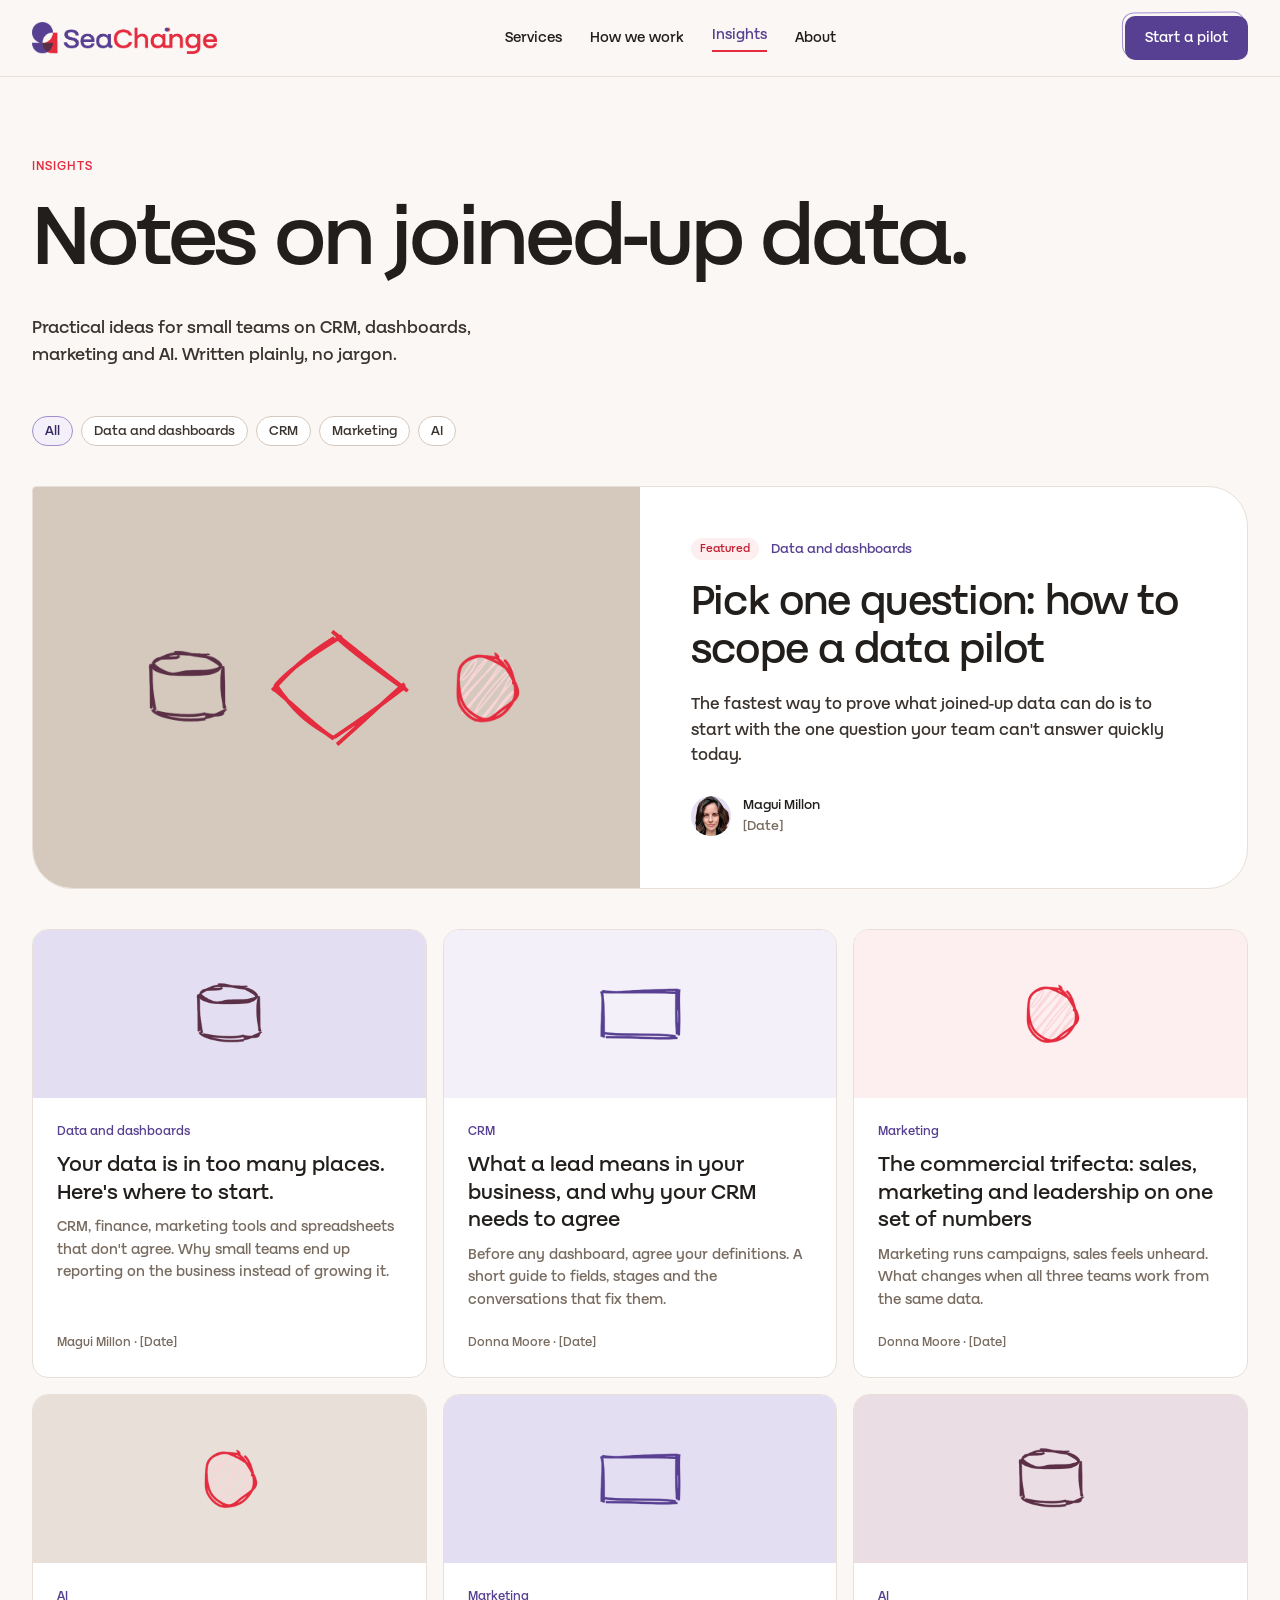
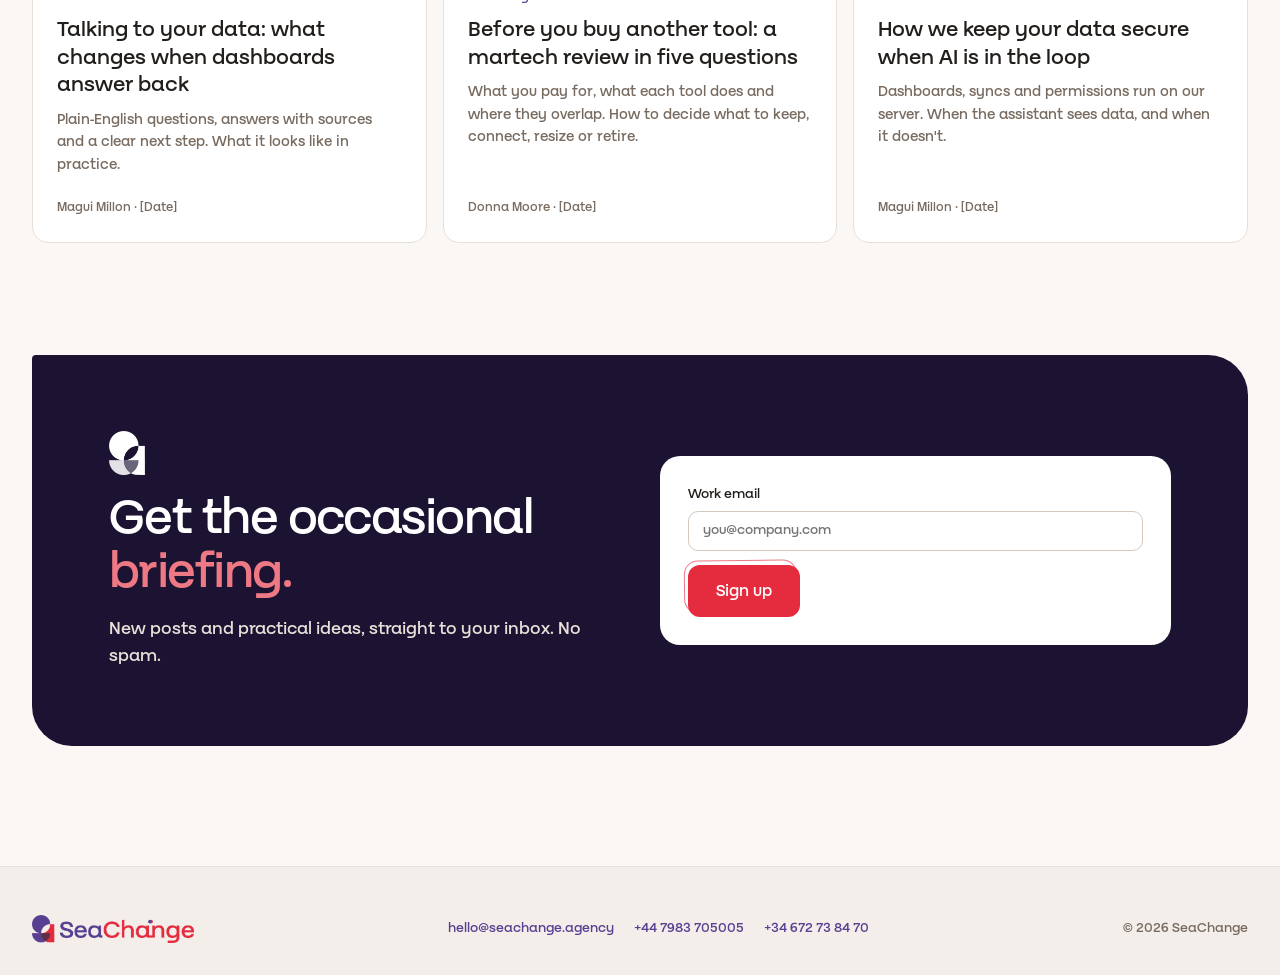
<file: insights/index.html>
<!doctype html>
<html lang="en-GB">
<head>
<meta charset="utf-8">
<meta name="viewport" content="width=device-width, initial-scale=1">
<title>Insights – SeaChange</title>
<meta name="description" content="Practical ideas for small teams on CRM, dashboards, marketing and AI. Written plainly, no jargon.">
<link rel="icon" type="image/png" href="/assets/img/mark.png">
<meta property="og:title" content="Insights – SeaChange">
<meta property="og:description" content="Practical ideas for small teams on CRM, dashboards, marketing and AI. Written plainly, no jargon.">
<meta property="og:image" content="https://seachange.agency/assets/img/logo-seachange.png">
<link rel="preload" href="/assets/ds/fonts/BaticaSans-Regular.otf" as="font" type="font/otf" crossorigin>
<link rel="stylesheet" href="/assets/ds/tokens.css">
<link rel="stylesheet" href="/assets/css/site.css">
</head>
<body>
<div class="page">

<!-- NAV -->
<header style="border-bottom: 1px solid var(--border-subtle); background: var(--surface-page);">
<nav aria-label="Main" style="max-width: 1280px; margin: 0 auto; padding: 16px 32px; display: flex; flex-wrap: wrap; align-items: center; justify-content: space-between; gap: 16px;">
<a href="/" aria-label="SeaChange home" style="display: flex; align-items: center;"><img src="/assets/img/logo-seachange.png" alt="SeaChange" style="display: block; height: 32px; width: auto; object-fit: contain;"></a>
<div class="nav-links" style="display: flex; flex-wrap: wrap; align-items: center; gap: 28px; font-size: 15px;">
<a href="/#services" style="color: var(--text-strong);">Services</a>
<a href="/#how" style="color: var(--text-strong);">How we work</a>
<a href="/insights" aria-current="page" style="color: var(--text-accent); border-bottom: 2px solid var(--red-500); padding-bottom: 4px;">Insights</a>
<a href="/#about" style="color: var(--text-strong);">About</a>
</div>
<a class="cta" href="/#contact" style="position: relative; display: inline-flex;">
<span aria-hidden="true" style="position: absolute; inset: -4px 3px 3px -3px; border: 1.5px solid var(--purple-300); border-radius: 12px; transform: rotate(-0.6deg); pointer-events: none;"></span>
<span class="cta-face" style="position: relative; display: inline-flex; align-items: center; min-height: 44px; padding: 0 20px; background: var(--purple-500); color: #FFFFFF; border-radius: 10px; font-size: 15px;">Start a pilot</span>
</a>
</nav>
</header>

<!-- HERO -->
<section style="padding: 80px 32px 0;">
<div style="max-width: 1280px; margin: 0 auto; display: flex; flex-wrap: wrap; justify-content: space-between; align-items: flex-end; gap: 32px;">
<div style="display: flex; flex-direction: column; gap: 16px;">
<span style="font-size: 13px; letter-spacing: 0.08em; text-transform: uppercase; color: var(--text-change);">Insights</span>
<h1 style="margin: 0; font-size: clamp(48px, 7vw, 96px); line-height: 1; letter-spacing: -0.035em; font-weight: 400; color: var(--text-strong);">Notes on joined-up data.</h1>
</div>
<p style="margin: 0; max-width: 440px; font-size: 18px; line-height: 1.5;">Practical ideas for small teams on CRM, dashboards, marketing and AI. Written plainly, no jargon.</p>
</div>
</section>

<!-- FILTERS -->
<section style="padding: 48px 32px 0;">
<div role="group" aria-label="Filter by topic" style="max-width: 1280px; margin: 0 auto; display: flex; flex-wrap: wrap; gap: 8px;">
<button type="button" class="tag" aria-pressed="true" data-filter="All">All</button>
<button type="button" class="tag" aria-pressed="false" data-filter="Data and dashboards">Data and dashboards</button>
<button type="button" class="tag" aria-pressed="false" data-filter="CRM">CRM</button>
<button type="button" class="tag" aria-pressed="false" data-filter="Marketing">Marketing</button>
<button type="button" class="tag" aria-pressed="false" data-filter="AI">AI</button>
</div>
</section>

<!-- FEATURED -->
<section id="featured" style="padding: 40px 32px 0;">
<a class="post-card" href="/insights/pick-one-question" style="max-width: 1280px; margin: 0 auto; background: var(--surface-card); border: 1px solid var(--border-subtle); border-radius: var(--radius-signature); overflow: hidden; display: flex; flex-wrap: wrap; color: var(--text-body);">
<div style="flex: 1 1 420px; min-height: 340px; background: var(--sand-300); display: flex; align-items: center; justify-content: center; gap: 12px; padding: 40px;">
<img src="/assets/img/data-source.png" alt="" style="width: 22%; max-width: 120px; height: auto;">
<img src="/assets/img/decision.png" alt="" style="width: 30%; max-width: 160px; height: auto;">
<img src="/assets/img/insight.png" alt="" style="width: 22%; max-width: 120px; height: auto;">
</div>
<div style="flex: 1 1 420px; padding: clamp(28px, 4vw, 56px); display: flex; flex-direction: column; gap: 18px; justify-content: center;">
<div style="display: flex; flex-wrap: wrap; align-items: center; gap: 12px;">
<span class="badge badge-change">Featured</span>
<span style="font-size: 14px; color: var(--text-accent);">Data and dashboards</span>
</div>
<span class="post-title" style="font-size: clamp(30px, 3.4vw, 44px); line-height: 1.1; letter-spacing: -0.02em; color: var(--text-strong);">Pick one question: how to scope a data pilot</span>
<span style="font-size: 17px; line-height: 1.5;">The fastest way to prove what joined-up data can do is to start with the one question your team can't answer quickly today.</span>
<div style="display: flex; align-items: center; gap: 12px; margin-top: 8px;">
<img src="/assets/img/magui-millon.jpg" alt="" style="width: 40px; height: 40px; border-radius: 999px; object-fit: cover; background: var(--purple-50);">
<span style="display: flex; flex-direction: column; font-size: 14px;"><span style="color: var(--text-strong);">Magui Millon</span><span style="color: var(--text-muted);">[Date]</span></span>
</div>
</div>
</a>
</section>

<!-- GRID -->
<section style="padding: 40px 32px 0;">
<div style="max-width: 1280px; margin: 0 auto; display: grid; grid-template-columns: repeat(auto-fill, minmax(300px, 1fr)); gap: 16px;">
<a class="post-card" href="/insights/pick-one-question" data-cat="Data and dashboards" data-featured hidden style="background: var(--surface-card); border: 1px solid var(--border-subtle); border-radius: 16px; overflow: hidden; display: flex; flex-direction: column; color: var(--text-body);">
<div style="height: 168px; display: flex; align-items: center; justify-content: center; background: var(--sand-300);"><img src="/assets/img/decision.png" alt="" style="width: 96px; height: 80px; object-fit: contain;"></div>
<div style="padding: 24px; display: flex; flex-direction: column; gap: 10px; flex: 1;">
<span style="font-size: 13px; color: var(--text-accent);">Data and dashboards</span>
<span class="post-title" style="font-size: 22px; line-height: 1.25; color: var(--text-strong);">Pick one question: how to scope a data pilot</span>
<span style="font-size: 15px; line-height: 1.5; color: var(--text-muted);">The fastest way to prove what joined-up data can do is to start with the one question your team can't answer quickly today.</span>
<span style="margin-top: auto; padding-top: 12px; font-size: 13px; color: var(--text-muted);">Magui Millon · [Date]</span>
</div>
</a>
<a class="post-card" href="/insights/pick-one-question" data-cat="Data and dashboards" style="background: var(--surface-card); border: 1px solid var(--border-subtle); border-radius: 16px; overflow: hidden; display: flex; flex-direction: column; color: var(--text-body);">
<div style="height: 168px; display: flex; align-items: center; justify-content: center; background: var(--purple-100);"><img src="/assets/img/data-source.png" alt="" style="width: 96px; height: 80px; object-fit: contain;"></div>
<div style="padding: 24px; display: flex; flex-direction: column; gap: 10px; flex: 1;">
<span style="font-size: 13px; color: var(--text-accent);">Data and dashboards</span>
<span class="post-title" style="font-size: 22px; line-height: 1.25; color: var(--text-strong);">Your data is in too many places. Here's where to start.</span>
<span style="font-size: 15px; line-height: 1.5; color: var(--text-muted);">CRM, finance, marketing tools and spreadsheets that don't agree. Why small teams end up reporting on the business instead of growing it.</span>
<span style="margin-top: auto; padding-top: 12px; font-size: 13px; color: var(--text-muted);">Magui Millon · [Date]</span>
</div>
</a>
<a class="post-card" href="/insights/pick-one-question" data-cat="CRM" style="background: var(--surface-card); border: 1px solid var(--border-subtle); border-radius: 16px; overflow: hidden; display: flex; flex-direction: column; color: var(--text-body);">
<div style="height: 168px; display: flex; align-items: center; justify-content: center; background: var(--purple-50);"><img src="/assets/img/process.png" alt="" style="width: 96px; height: 80px; object-fit: contain;"></div>
<div style="padding: 24px; display: flex; flex-direction: column; gap: 10px; flex: 1;">
<span style="font-size: 13px; color: var(--text-accent);">CRM</span>
<span class="post-title" style="font-size: 22px; line-height: 1.25; color: var(--text-strong);">What a lead means in your business, and why your CRM needs to agree</span>
<span style="font-size: 15px; line-height: 1.5; color: var(--text-muted);">Before any dashboard, agree your definitions. A short guide to fields, stages and the conversations that fix them.</span>
<span style="margin-top: auto; padding-top: 12px; font-size: 13px; color: var(--text-muted);">Donna Moore · [Date]</span>
</div>
</a>
<a class="post-card" href="/insights/pick-one-question" data-cat="Marketing" style="background: var(--surface-card); border: 1px solid var(--border-subtle); border-radius: 16px; overflow: hidden; display: flex; flex-direction: column; color: var(--text-body);">
<div style="height: 168px; display: flex; align-items: center; justify-content: center; background: var(--red-50);"><img src="/assets/img/insight.png" alt="" style="width: 96px; height: 80px; object-fit: contain;"></div>
<div style="padding: 24px; display: flex; flex-direction: column; gap: 10px; flex: 1;">
<span style="font-size: 13px; color: var(--text-accent);">Marketing</span>
<span class="post-title" style="font-size: 22px; line-height: 1.25; color: var(--text-strong);">The commercial trifecta: sales, marketing and leadership on one set of numbers</span>
<span style="font-size: 15px; line-height: 1.5; color: var(--text-muted);">Marketing runs campaigns, sales feels unheard. What changes when all three teams work from the same data.</span>
<span style="margin-top: auto; padding-top: 12px; font-size: 13px; color: var(--text-muted);">Donna Moore · [Date]</span>
</div>
</a>
<a class="post-card" href="/insights/pick-one-question" data-cat="AI" style="background: var(--surface-card); border: 1px solid var(--border-subtle); border-radius: 16px; overflow: hidden; display: flex; flex-direction: column; color: var(--text-body);">
<div style="height: 168px; display: flex; align-items: center; justify-content: center; background: var(--sand-200);"><img src="/assets/img/insight.png" alt="" style="width: 96px; height: 80px; object-fit: contain;"></div>
<div style="padding: 24px; display: flex; flex-direction: column; gap: 10px; flex: 1;">
<span style="font-size: 13px; color: var(--text-accent);">AI</span>
<span class="post-title" style="font-size: 22px; line-height: 1.25; color: var(--text-strong);">Talking to your data: what changes when dashboards answer back</span>
<span style="font-size: 15px; line-height: 1.5; color: var(--text-muted);">Plain-English questions, answers with sources and a clear next step. What it looks like in practice.</span>
<span style="margin-top: auto; padding-top: 12px; font-size: 13px; color: var(--text-muted);">Magui Millon · [Date]</span>
</div>
</a>
<a class="post-card" href="/insights/pick-one-question" data-cat="Marketing" style="background: var(--surface-card); border: 1px solid var(--border-subtle); border-radius: 16px; overflow: hidden; display: flex; flex-direction: column; color: var(--text-body);">
<div style="height: 168px; display: flex; align-items: center; justify-content: center; background: var(--purple-100);"><img src="/assets/img/process.png" alt="" style="width: 96px; height: 80px; object-fit: contain;"></div>
<div style="padding: 24px; display: flex; flex-direction: column; gap: 10px; flex: 1;">
<span style="font-size: 13px; color: var(--text-accent);">Marketing</span>
<span class="post-title" style="font-size: 22px; line-height: 1.25; color: var(--text-strong);">Before you buy another tool: a martech review in five questions</span>
<span style="font-size: 15px; line-height: 1.5; color: var(--text-muted);">What you pay for, what each tool does and where they overlap. How to decide what to keep, connect, resize or retire.</span>
<span style="margin-top: auto; padding-top: 12px; font-size: 13px; color: var(--text-muted);">Donna Moore · [Date]</span>
</div>
</a>
<a class="post-card" href="/insights/pick-one-question" data-cat="AI" style="background: var(--surface-card); border: 1px solid var(--border-subtle); border-radius: 16px; overflow: hidden; display: flex; flex-direction: column; color: var(--text-body);">
<div style="height: 168px; display: flex; align-items: center; justify-content: center; background: var(--plum-100);"><img src="/assets/img/data-source.png" alt="" style="width: 96px; height: 80px; object-fit: contain;"></div>
<div style="padding: 24px; display: flex; flex-direction: column; gap: 10px; flex: 1;">
<span style="font-size: 13px; color: var(--text-accent);">AI</span>
<span class="post-title" style="font-size: 22px; line-height: 1.25; color: var(--text-strong);">How we keep your data secure when AI is in the loop</span>
<span style="font-size: 15px; line-height: 1.5; color: var(--text-muted);">Dashboards, syncs and permissions run on our server. When the assistant sees data, and when it doesn't.</span>
<span style="margin-top: auto; padding-top: 12px; font-size: 13px; color: var(--text-muted);">Magui Millon · [Date]</span>
</div>
</a>
</div>
<p id="no-posts" hidden style="max-width: 1280px; margin: 0 auto; font-size: 16px; color: var(--text-muted);">No more posts in this topic yet.</p>
</section>

<!-- NEWSLETTER -->
<section style="padding: 112px 32px 120px;">
<div style="max-width: 1280px; margin: 0 auto; background: var(--purple-900); border-radius: var(--radius-signature); padding: clamp(32px, 6vw, 80px); display: grid; grid-template-columns: repeat(auto-fit, minmax(min(100%, 260px), 1fr)); gap: 40px; align-items: center; color: #FFFFFF;">
<div style="display: flex; flex-direction: column; gap: 16px;">
<img src="/assets/img/mark-white.png" alt="" style="display: block; height: 44px; width: auto; align-self: flex-start; object-fit: contain;">
<h2 style="margin: 0; font-size: clamp(32px, 4vw, 52px); line-height: 1.05; letter-spacing: -0.03em; font-weight: 400; color: #FFFFFF;">Get the occasional <span style="color: var(--red-300);">briefing.</span></h2>
<p style="margin: 0; font-size: 18px; color: var(--sand-200);">New posts and practical ideas, straight to your inbox. No spam.</p>
</div>
<div style="min-width: 0; background: var(--surface-card); color: var(--text-body); border-radius: 20px; padding: 28px;">
<form class="sub-form" style="display: flex; flex-direction: column; gap: 14px;">
<label class="field"><span>Work email</span><span class="field-box"><input type="email" name="email" autocomplete="email" required placeholder="you@company.com"></span></label>
<button class="cta" type="submit" style="position: relative; display: inline-flex; align-self: flex-start; padding: 0; border: 0; background: transparent; cursor: pointer; font-family: var(--font-sans);">
<span aria-hidden="true" style="position: absolute; inset: -5px 3px 4px -4px; border: 1.5px solid var(--red-300); border-radius: 14px; transform: rotate(-0.6deg); pointer-events: none;"></span>
<span class="cta-face" style="position: relative; display: inline-flex; align-items: center; min-height: 52px; padding: 0 28px; background: var(--red-500); color: #FFFFFF; border-radius: 12px; font-size: 17px;" class="sub-label">Sign up</span>
</button>
<span class="sub-err" hidden role="alert" style="font-size: 13px; color: var(--status-negative);">That didn't go through. Please try again.</span>
</form>
<p class="sub-sent" hidden style="margin: 0; font-size: 18px; color: var(--text-strong);">Thanks, you're on the list.</p>
</div>
</div>
</section>

<!-- FOOTER -->
<footer style="background: var(--surface-sunken); border-top: 1px solid var(--border-subtle); padding: 48px 32px 32px;">
<div style="max-width: 1280px; margin: 0 auto; display: flex; flex-wrap: wrap; gap: 24px; justify-content: space-between; align-items: center; font-size: 14px; color: var(--text-muted);">
<img src="/assets/img/logo-seachange.png" alt="SeaChange" style="display: block; height: 28px; width: auto; object-fit: contain;">
<div style="display: flex; flex-wrap: wrap; gap: 20px;"><a href="mailto:hello@seachange.agency">hello@seachange.agency</a><a href="tel:+447983705005">+44 7983 705005</a><a href="tel:+34672738470">+34 672 73 84 70</a></div>
<span>© 2026 SeaChange</span>
</div>
</footer>

</div>
<script src="/assets/js/forms.js" defer></script>
<script src="/assets/js/insights.js" defer></script>
</body>
</html>
</file>
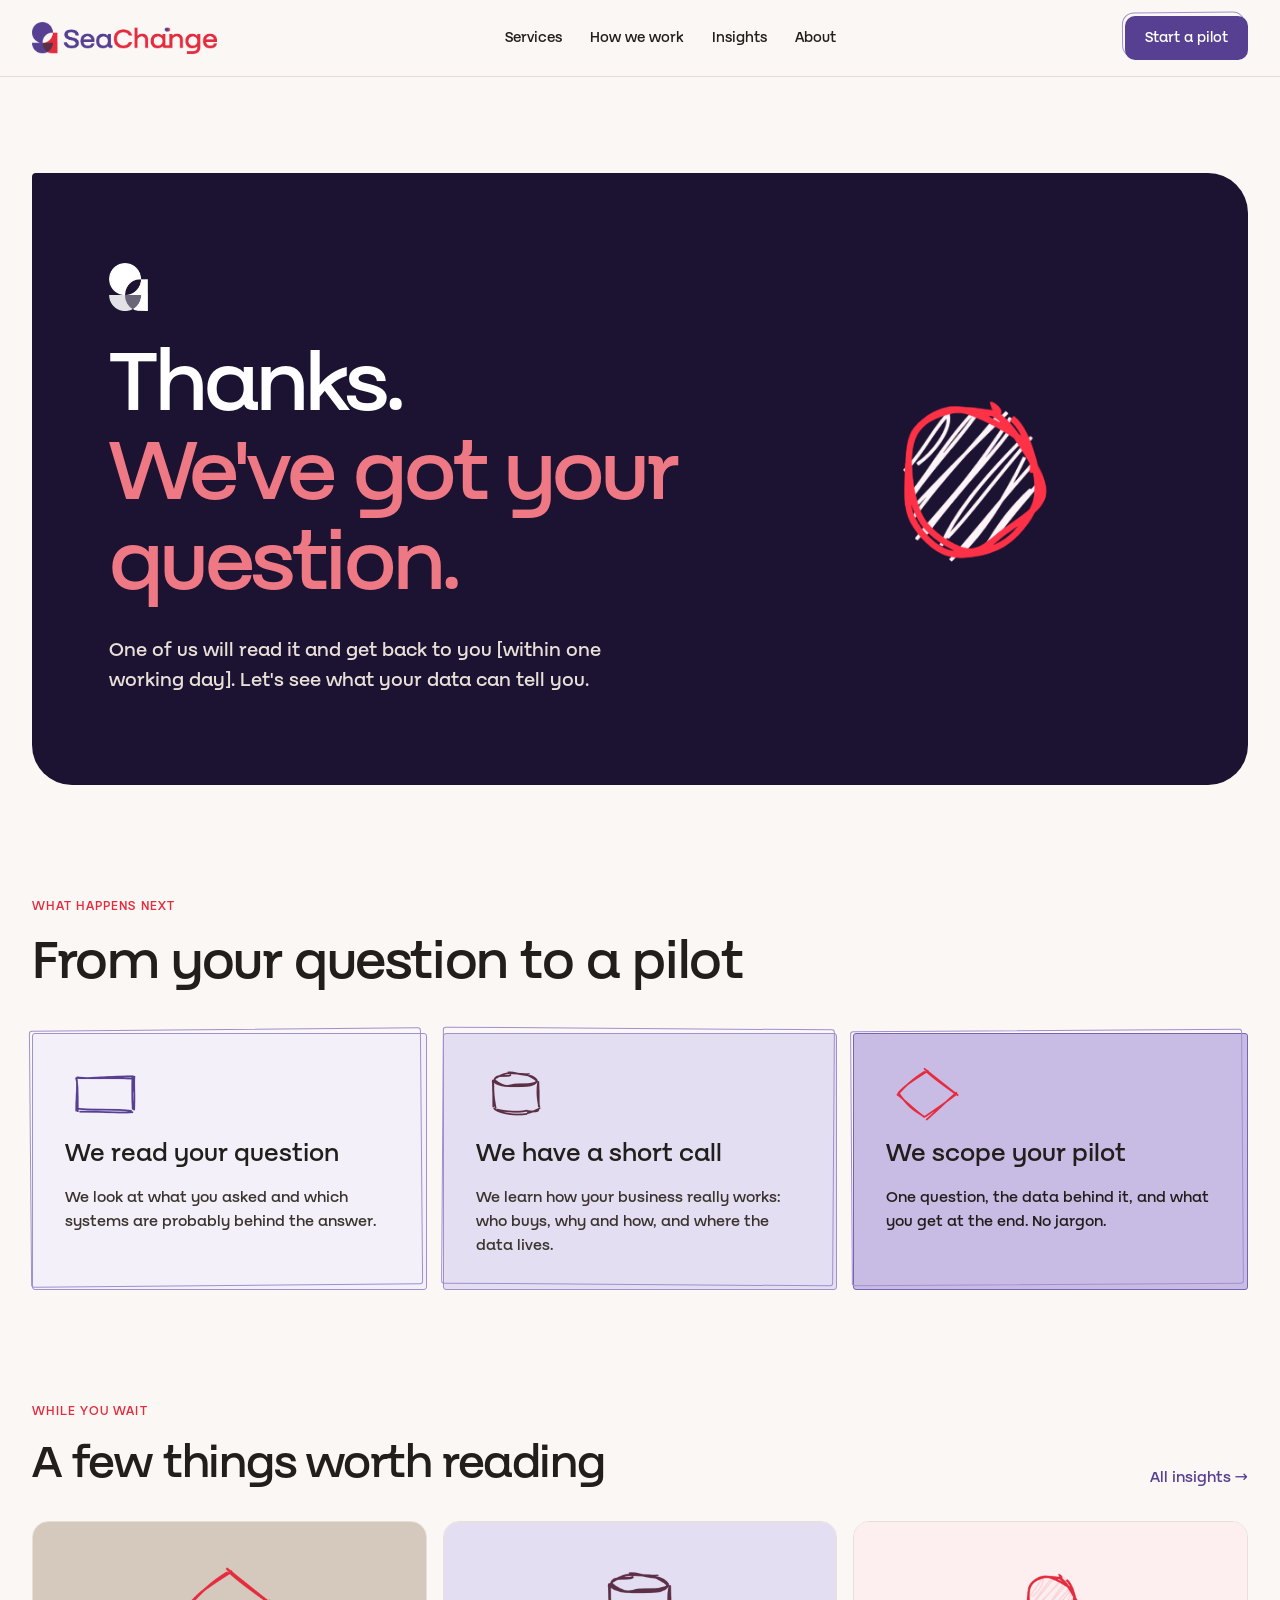
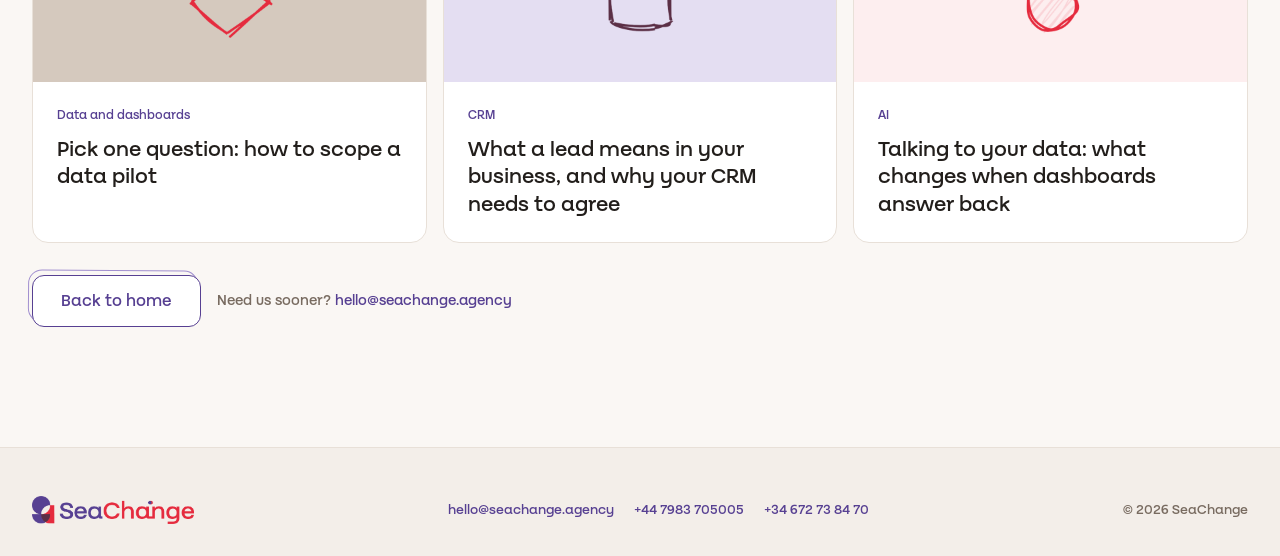
<file: thank-you.html>
<!doctype html>
<html lang="en-GB">
<head>
<meta name="robots" content="noindex">
<meta charset="utf-8">
<meta name="viewport" content="width=device-width, initial-scale=1">
<title>Thank you – SeaChange</title>
<meta name="description" content="Thanks for getting in touch with SeaChange.">
<link rel="icon" type="image/png" href="/assets/img/mark.png">
<meta property="og:title" content="Thank you – SeaChange">
<meta property="og:description" content="Thanks for getting in touch with SeaChange.">
<meta property="og:image" content="https://seachange.agency/assets/img/logo-seachange.png">
<link rel="preload" href="/assets/ds/fonts/BaticaSans-Regular.otf" as="font" type="font/otf" crossorigin>
<link rel="stylesheet" href="/assets/ds/tokens.css">
<link rel="stylesheet" href="/assets/css/site.css">
</head>
<body>
<div class="page">

<!-- NAV -->
<header style="border-bottom: 1px solid var(--border-subtle); background: var(--surface-page);">
<nav aria-label="Main" style="max-width: 1280px; margin: 0 auto; padding: 16px 32px; display: flex; flex-wrap: wrap; align-items: center; justify-content: space-between; gap: 16px;">
<a href="/" aria-label="SeaChange home" style="display: flex; align-items: center;"><img src="/assets/img/logo-seachange.png" alt="SeaChange" style="display: block; height: 32px; width: auto; object-fit: contain;"></a>
<div class="nav-links" style="display: flex; flex-wrap: wrap; align-items: center; gap: 28px; font-size: 15px;">
<a href="/#services" style="color: var(--text-strong);">Services</a>
<a href="/#how" style="color: var(--text-strong);">How we work</a>
<a href="/insights" style="color: var(--text-strong);">Insights</a>
<a href="/#about" style="color: var(--text-strong);">About</a>
</div>
<a class="cta" href="/#contact" style="position: relative; display: inline-flex;">
<span aria-hidden="true" style="position: absolute; inset: -4px 3px 3px -3px; border: 1.5px solid var(--purple-300); border-radius: 12px; transform: rotate(-0.6deg); pointer-events: none;"></span>
<span class="cta-face" style="position: relative; display: inline-flex; align-items: center; min-height: 44px; padding: 0 20px; background: var(--purple-500); color: #FFFFFF; border-radius: 10px; font-size: 15px;">Start a pilot</span>
</a>
</nav>
</header>

<!-- THANK YOU HERO -->
<section style="padding: 96px 32px 0;">
<div style="max-width: 1280px; margin: 0 auto; background: var(--purple-900); border-radius: var(--radius-signature); padding: clamp(40px, 7vw, 104px) clamp(24px, 6vw, 96px); display: flex; flex-wrap: wrap; gap: 48px; align-items: center; color: #FFFFFF;">
<div style="flex: 3 1 460px; display: flex; flex-direction: column; gap: 28px;">
<img src="/assets/img/mark-white.png" alt="" style="display: block; height: 48px; width: auto; align-self: flex-start; object-fit: contain;">
<h1 style="margin: 0; font-size: clamp(48px, 7vw, 104px); line-height: 1; letter-spacing: -0.035em; font-weight: 400; color: #FFFFFF;">Thanks.<br><span style="color: var(--red-300);">We've got your question.</span></h1>
<p style="margin: 0; max-width: 560px; font-size: 20px; line-height: 1.5; color: var(--sand-200);">One of us will read it and get back to you [within one working day]. Let's see what your data can tell you.</p>
</div>
<div style="flex: 2 1 300px; display: flex; justify-content: center;">
<img src="/assets/img/insight.png" alt="" style="width: 70%; max-width: 260px; height: auto; filter: brightness(1.15);">
</div>
</div>
</section>

<!-- WHAT HAPPENS NEXT -->
<section style="padding: 112px 32px 0;">
<div style="max-width: 1280px; margin: 0 auto; display: flex; flex-direction: column; gap: 40px;">
<div style="display: flex; flex-direction: column; gap: 16px;">
<span style="font-size: 13px; letter-spacing: 0.08em; text-transform: uppercase; color: var(--text-change);">What happens next</span>
<h2 style="margin: 0; font-size: clamp(36px, 4.5vw, 56px); line-height: 1.08; letter-spacing: -0.025em; font-weight: 400; color: var(--text-strong);">From your question to a pilot</h2>
</div>
<div style="display: grid; grid-template-columns: repeat(auto-fit, minmax(260px, 1fr)); gap: 16px;">
<div style="position: relative; background: var(--purple-50); border: 1.5px solid var(--purple-300); border-radius: 3px; padding: 32px; display: flex; flex-direction: column; gap: 12px;">
<span aria-hidden="true" style="position: absolute; inset: -5px 4px 3px -3px; border: 1px solid var(--purple-300); border-radius: 3px; transform: rotate(-0.5deg); pointer-events: none;"></span>
<img src="/assets/img/process.png" alt="" style="width: 80px; height: 56px; object-fit: contain;">
<h3 style="margin: 0; font-size: 26px; font-weight: 400; color: var(--text-strong);">We read your question</h3>
<p style="margin: 0; font-size: 16px; line-height: 1.5;">We look at what you asked and which systems are probably behind the answer.</p>
</div>
<div style="position: relative; background: var(--purple-100); border: 1.5px solid var(--purple-300); border-radius: 3px; padding: 32px; display: flex; flex-direction: column; gap: 12px;">
<span aria-hidden="true" style="position: absolute; inset: -6px 3px 4px -2px; border: 1px solid var(--purple-300); border-radius: 3px; transform: rotate(0.4deg); pointer-events: none;"></span>
<img src="/assets/img/data-source.png" alt="" style="width: 80px; height: 56px; object-fit: contain;">
<h3 style="margin: 0; font-size: 26px; font-weight: 400; color: var(--text-strong);">We have a short call</h3>
<p style="margin: 0; font-size: 16px; line-height: 1.5;">We learn how your business really works: who buys, why and how, and where the data lives.</p>
</div>
<div style="position: relative; background: var(--purple-200); border: 1.5px solid var(--purple-400); border-radius: 3px; padding: 32px; display: flex; flex-direction: column; gap: 12px;">
<span aria-hidden="true" style="position: absolute; inset: -4px 4px 4px -3px; border: 1px solid var(--purple-300); border-radius: 3px; transform: rotate(-0.4deg); pointer-events: none;"></span>
<img src="/assets/img/decision.png" alt="" style="width: 80px; height: 56px; object-fit: contain;">
<h3 style="margin: 0; font-size: 26px; font-weight: 400; color: var(--text-strong);">We scope your pilot</h3>
<p style="margin: 0; font-size: 16px; line-height: 1.5; color: var(--text-strong);">One question, the data behind it, and what you get at the end. No jargon.</p>
</div>
</div>
</div>
</section>

<!-- WHILE YOU WAIT -->
<section style="padding: 112px 32px 120px;">
<div style="max-width: 1280px; margin: 0 auto; display: flex; flex-direction: column; gap: 32px;">
<div style="display: flex; flex-wrap: wrap; justify-content: space-between; align-items: flex-end; gap: 16px;">
<div style="display: flex; flex-direction: column; gap: 16px;">
<span style="font-size: 13px; letter-spacing: 0.08em; text-transform: uppercase; color: var(--text-change);">While you wait</span>
<h2 style="margin: 0; font-size: clamp(32px, 4vw, 48px); line-height: 1.08; letter-spacing: -0.025em; font-weight: 400; color: var(--text-strong);">A few things worth reading</h2>
</div>
<a href="/insights" style="font-size: 16px;">All insights →</a>
</div>
<div style="display: grid; grid-template-columns: repeat(auto-fit, minmax(280px, 1fr)); gap: 16px;">
<a class="post-card" href="/insights/pick-one-question" style="background: var(--surface-card); border: 1px solid var(--border-subtle); border-radius: 16px; overflow: hidden; display: flex; flex-direction: column; color: var(--text-body);">
<div style="height: 160px; display: flex; align-items: center; justify-content: center; background: var(--sand-300);"><img src="/assets/img/decision.png" alt="" style="width: 96px; height: 80px; object-fit: contain;"></div>
<div style="padding: 24px; display: flex; flex-direction: column; gap: 10px;">
<span style="font-size: 13px; color: var(--text-accent);">Data and dashboards</span>
<span class="post-title" style="font-size: 22px; line-height: 1.25; color: var(--text-strong);">Pick one question: how to scope a data pilot</span>
</div>
</a>
<a class="post-card" href="/insights/pick-one-question" style="background: var(--surface-card); border: 1px solid var(--border-subtle); border-radius: 16px; overflow: hidden; display: flex; flex-direction: column; color: var(--text-body);">
<div style="height: 160px; display: flex; align-items: center; justify-content: center; background: var(--purple-100);"><img src="/assets/img/data-source.png" alt="" style="width: 96px; height: 80px; object-fit: contain;"></div>
<div style="padding: 24px; display: flex; flex-direction: column; gap: 10px;">
<span style="font-size: 13px; color: var(--text-accent);">CRM</span>
<span class="post-title" style="font-size: 22px; line-height: 1.25; color: var(--text-strong);">What a lead means in your business, and why your CRM needs to agree</span>
</div>
</a>
<a class="post-card" href="/insights/pick-one-question" style="background: var(--surface-card); border: 1px solid var(--border-subtle); border-radius: 16px; overflow: hidden; display: flex; flex-direction: column; color: var(--text-body);">
<div style="height: 160px; display: flex; align-items: center; justify-content: center; background: var(--red-50);"><img src="/assets/img/insight.png" alt="" style="width: 96px; height: 80px; object-fit: contain;"></div>
<div style="padding: 24px; display: flex; flex-direction: column; gap: 10px;">
<span style="font-size: 13px; color: var(--text-accent);">AI</span>
<span class="post-title" style="font-size: 22px; line-height: 1.25; color: var(--text-strong);">Talking to your data: what changes when dashboards answer back</span>
</div>
</a>
</div>
<div style="display: flex; flex-wrap: wrap; gap: 16px; align-items: center;">
<a class="cta" href="/" style="position: relative; display: inline-flex;">
<span aria-hidden="true" style="position: absolute; inset: -5px 3px 4px -4px; border: 1.5px solid var(--purple-300); border-radius: 14px; transform: rotate(0.5deg); pointer-events: none;"></span>
<span class="cta-face" style="position: relative; display: inline-flex; align-items: center; min-height: 52px; padding: 0 28px; background: var(--surface-card); color: var(--purple-500); border: 1.5px solid var(--purple-500); border-radius: 12px; font-size: 17px;">Back to home</span>
</a>
<span style="font-size: 15px; color: var(--text-muted);">Need us sooner? <a href="mailto:hello@seachange.agency">hello@seachange.agency</a></span>
</div>
</div>
</section>

<!-- FOOTER -->
<footer style="background: var(--surface-sunken); border-top: 1px solid var(--border-subtle); padding: 48px 32px 32px;">
<div style="max-width: 1280px; margin: 0 auto; display: flex; flex-wrap: wrap; gap: 24px; justify-content: space-between; align-items: center; font-size: 14px; color: var(--text-muted);">
<img src="/assets/img/logo-seachange.png" alt="SeaChange" style="display: block; height: 28px; width: auto; object-fit: contain;">
<div style="display: flex; flex-wrap: wrap; gap: 20px;"><a href="mailto:hello@seachange.agency">hello@seachange.agency</a><a href="tel:+447983705005">+44 7983 705005</a><a href="tel:+34672738470">+34 672 73 84 70</a></div>
<span>© 2026 SeaChange</span>
</div>
</footer>

</div>
</body>
</html>
</file>
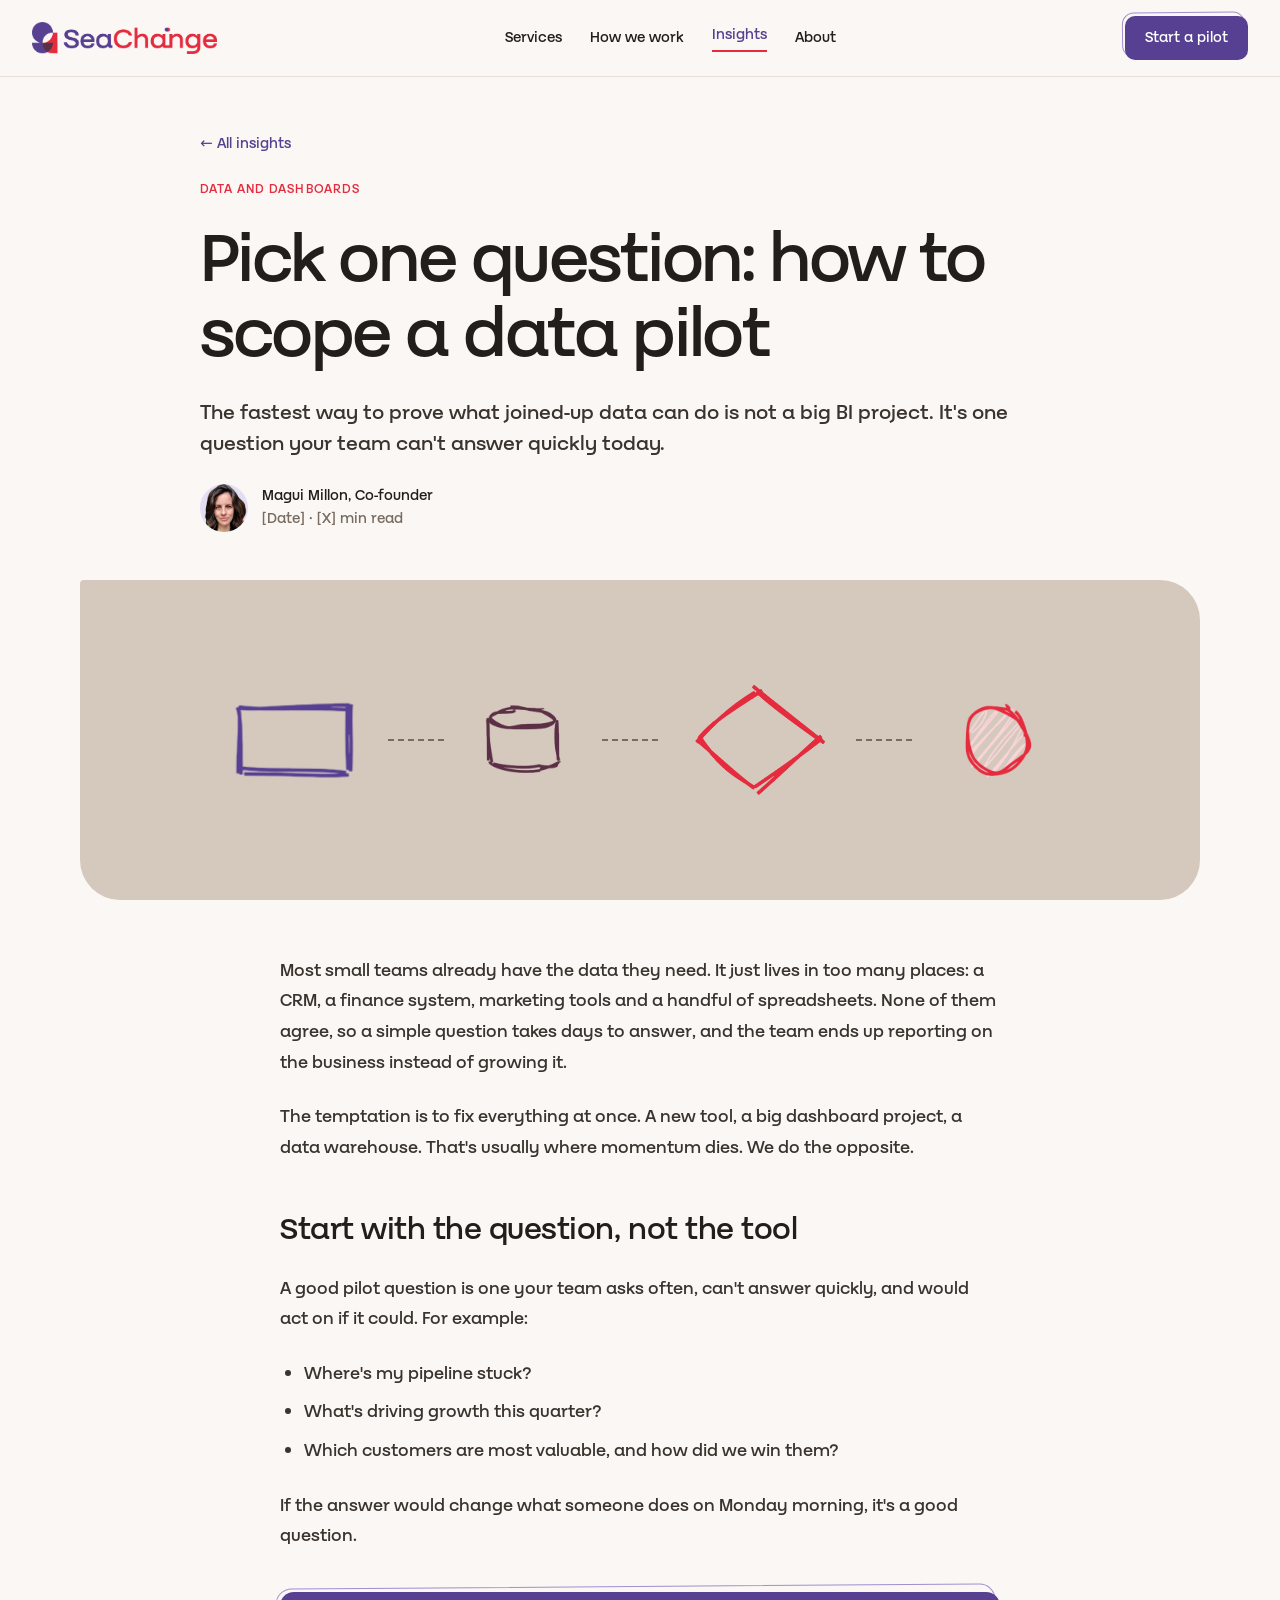
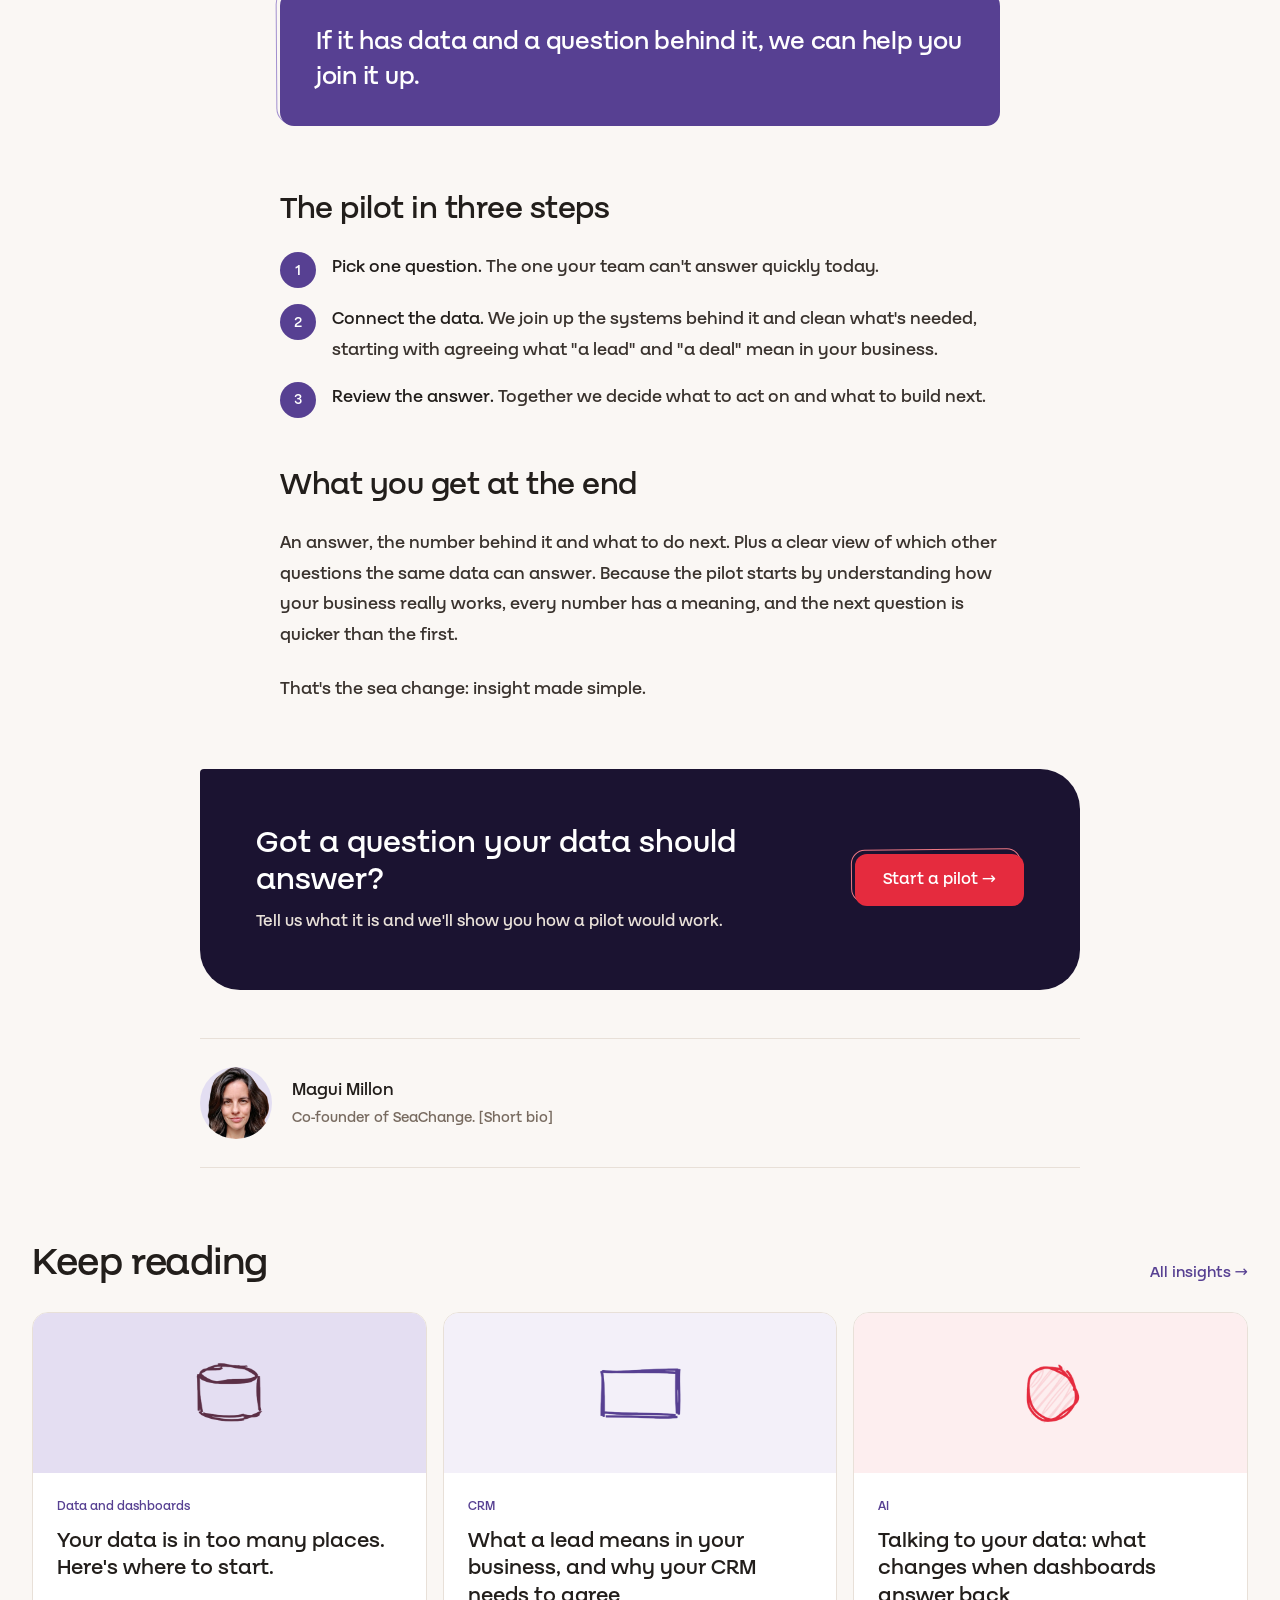
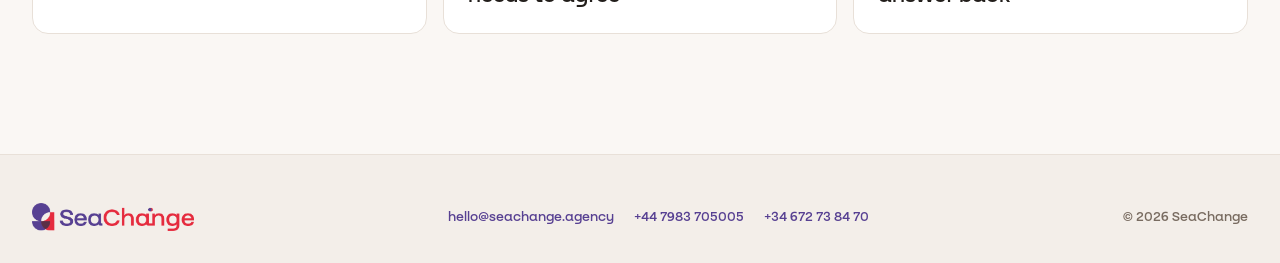
<file: insights/pick-one-question.html>
<!doctype html>
<html lang="en-GB">
<head>
<meta charset="utf-8">
<meta name="viewport" content="width=device-width, initial-scale=1">
<title>Pick one question: how to scope a data pilot – SeaChange</title>
<meta name="description" content="The fastest way to prove what joined-up data can do is not a big BI project. It's one question your team can't answer quickly today.">
<link rel="icon" type="image/png" href="/assets/img/mark.png">
<meta property="og:title" content="Pick one question: how to scope a data pilot – SeaChange">
<meta property="og:description" content="The fastest way to prove what joined-up data can do is not a big BI project. It's one question your team can't answer quickly today.">
<meta property="og:image" content="https://seachange.agency/assets/img/logo-seachange.png">
<link rel="preload" href="/assets/ds/fonts/BaticaSans-Regular.otf" as="font" type="font/otf" crossorigin>
<link rel="stylesheet" href="/assets/ds/tokens.css">
<link rel="stylesheet" href="/assets/css/site.css">
</head>
<body>
<div class="page">

<!-- NAV -->
<header style="border-bottom: 1px solid var(--border-subtle); background: var(--surface-page);">
<nav aria-label="Main" style="max-width: 1280px; margin: 0 auto; padding: 16px 32px; display: flex; flex-wrap: wrap; align-items: center; justify-content: space-between; gap: 16px;">
<a href="/" aria-label="SeaChange home" style="display: flex; align-items: center;"><img src="/assets/img/logo-seachange.png" alt="SeaChange" style="display: block; height: 32px; width: auto; object-fit: contain;"></a>
<div class="nav-links" style="display: flex; flex-wrap: wrap; align-items: center; gap: 28px; font-size: 15px;">
<a href="/#services" style="color: var(--text-strong);">Services</a>
<a href="/#how" style="color: var(--text-strong);">How we work</a>
<a href="/insights" aria-current="page" style="color: var(--text-accent); border-bottom: 2px solid var(--red-500); padding-bottom: 4px;">Insights</a>
<a href="/#about" style="color: var(--text-strong);">About</a>
</div>
<a class="cta" href="/#contact" style="position: relative; display: inline-flex;">
<span aria-hidden="true" style="position: absolute; inset: -4px 3px 3px -3px; border: 1.5px solid var(--purple-300); border-radius: 12px; transform: rotate(-0.6deg); pointer-events: none;"></span>
<span class="cta-face" style="position: relative; display: inline-flex; align-items: center; min-height: 44px; padding: 0 20px; background: var(--purple-500); color: #FFFFFF; border-radius: 10px; font-size: 15px;">Start a pilot</span>
</a>
</nav>
</header>

<article>
<!-- HEADER -->
<header style="padding: 56px 32px 0;">
<div style="max-width: 880px; margin: 0 auto; display: flex; flex-direction: column; gap: 24px;">
<a href="/insights" style="font-size: 15px;">← All insights</a>
<span style="font-size: 13px; letter-spacing: 0.08em; text-transform: uppercase; color: var(--text-change);">Data and dashboards</span>
<h1 style="margin: 0; font-size: clamp(40px, 6vw, 72px); line-height: 1.04; letter-spacing: -0.03em; font-weight: 400; color: var(--text-strong);">Pick one question: how to scope a data pilot</h1>
<p style="margin: 0; font-size: 21px; line-height: 1.5; color: var(--text-body);">The fastest way to prove what joined-up data can do is not a big BI project. It's one question your team can't answer quickly today.</p>
<div style="display: flex; align-items: center; gap: 14px;">
<img src="/assets/img/magui-millon.jpg" alt="" style="width: 48px; height: 48px; border-radius: 999px; object-fit: cover; background: var(--purple-50);">
<span style="display: flex; flex-direction: column; font-size: 15px;"><span style="color: var(--text-strong);">Magui Millon, Co-founder</span><span style="color: var(--text-muted);">[Date] · [X] min read</span></span>
</div>
</div>
</header>

<!-- HERO ART -->
<div style="padding: 48px 32px 0;">
<div style="max-width: 1120px; margin: 0 auto; min-height: 320px; background: var(--sand-300); border-radius: var(--radius-signature); display: flex; flex-wrap: wrap; align-items: center; justify-content: center; gap: 24px; padding: 48px 24px;">
<img src="/assets/img/process.png" alt="" style="width: 140px; height: auto;">
<span aria-hidden="true" style="width: 56px; border-top: 2px dashed var(--sand-600);"></span>
<img src="/assets/img/data-source.png" alt="" style="width: 110px; height: auto;">
<span aria-hidden="true" style="width: 56px; border-top: 2px dashed var(--sand-600);"></span>
<img src="/assets/img/decision.png" alt="" style="width: 150px; height: auto;">
<span aria-hidden="true" style="width: 56px; border-top: 2px dashed var(--sand-600);"></span>
<img src="/assets/img/insight.png" alt="" style="width: 120px; height: auto;">
</div>
</div>

<!-- BODY -->
<div style="padding: 56px 32px 0;">
<div style="max-width: 720px; margin: 0 auto; display: flex; flex-direction: column; gap: 24px; font-size: 18px; line-height: 1.7; color: var(--text-body);">
<p style="margin: 0;">Most small teams already have the data they need. It just lives in too many places: a CRM, a finance system, marketing tools and a handful of spreadsheets. None of them agree, so a simple question takes days to answer, and the team ends up reporting on the business instead of growing it.</p>
<p style="margin: 0;">The temptation is to fix everything at once. A new tool, a big dashboard project, a data warehouse. That's usually where momentum dies. We do the opposite.</p>

<h2 style="margin: 24px 0 0; font-size: 32px; line-height: 1.2; letter-spacing: -0.015em; font-weight: 400; color: var(--text-strong);">Start with the question, not the tool</h2>
<p style="margin: 0;">A good pilot question is one your team asks often, can't answer quickly, and would act on if it could. For example:</p>
<ul style="margin: 0; padding-left: 24px; display: flex; flex-direction: column; gap: 8px;">
<li>Where's my pipeline stuck?</li>
<li>What's driving growth this quarter?</li>
<li>Which customers are most valuable, and how did we win them?</li>
</ul>
<p style="margin: 0;">If the answer would change what someone does on Monday morning, it's a good question.</p>

<div style="position: relative; margin: 16px 0;">
<span aria-hidden="true" style="position: absolute; inset: -6px 4px 4px -4px; border: 1.5px solid var(--purple-300); border-radius: 16px; transform: rotate(-0.4deg); pointer-events: none;"></span>
<blockquote style="position: relative; margin: 0; background: var(--purple-500); color: #FFFFFF; border-radius: 14px; padding: 32px 36px; font-size: 26px; line-height: 1.35; letter-spacing: -0.01em;">If it has data and a question behind it, we can help you join it up.</blockquote>
</div>

<h2 style="margin: 24px 0 0; font-size: 32px; line-height: 1.2; letter-spacing: -0.015em; font-weight: 400; color: var(--text-strong);">The pilot in three steps</h2>
<ol style="margin: 0; padding: 0; list-style: none; display: flex; flex-direction: column; gap: 16px;">
<li style="display: flex; gap: 16px; align-items: flex-start;"><span style="flex: none; width: 36px; height: 36px; border-radius: 999px; background: var(--purple-500); color: #FFFFFF; display: flex; align-items: center; justify-content: center; font-size: 15px;">1</span><span><span style="color: var(--text-strong);">Pick one question.</span> The one your team can't answer quickly today.</span></li>
<li style="display: flex; gap: 16px; align-items: flex-start;"><span style="flex: none; width: 36px; height: 36px; border-radius: 999px; background: var(--purple-500); color: #FFFFFF; display: flex; align-items: center; justify-content: center; font-size: 15px;">2</span><span><span style="color: var(--text-strong);">Connect the data.</span> We join up the systems behind it and clean what's needed, starting with agreeing what "a lead" and "a deal" mean in your business.</span></li>
<li style="display: flex; gap: 16px; align-items: flex-start;"><span style="flex: none; width: 36px; height: 36px; border-radius: 999px; background: var(--purple-500); color: #FFFFFF; display: flex; align-items: center; justify-content: center; font-size: 15px;">3</span><span><span style="color: var(--text-strong);">Review the answer.</span> Together we decide what to act on and what to build next.</span></li>
</ol>

<h2 style="margin: 24px 0 0; font-size: 32px; line-height: 1.2; letter-spacing: -0.015em; font-weight: 400; color: var(--text-strong);">What you get at the end</h2>
<p style="margin: 0;">An answer, the number behind it and what to do next. Plus a clear view of which other questions the same data can answer. Because the pilot starts by understanding how your business really works, every number has a meaning, and the next question is quicker than the first.</p>
<p style="margin: 0;">That's the sea change: insight made simple.</p>
</div>
</div>
</article>

<!-- CTA -->
<section style="padding: 64px 32px 0;">
<div style="max-width: 880px; margin: 0 auto; background: var(--purple-900); border-radius: var(--radius-signature); padding: clamp(28px, 5vw, 56px); display: flex; flex-wrap: wrap; gap: 24px; align-items: center; justify-content: space-between; color: #FFFFFF;">
<div style="flex: 1 1 360px; display: flex; flex-direction: column; gap: 10px;">
<h2 style="margin: 0; font-size: 32px; line-height: 1.15; font-weight: 400; color: #FFFFFF;">Got a question your data should answer?</h2>
<p style="margin: 0; font-size: 17px; color: var(--sand-200);">Tell us what it is and we'll show you how a pilot would work.</p>
</div>
<a class="cta" href="/#contact" style="position: relative; display: inline-flex;">
<span aria-hidden="true" style="position: absolute; inset: -5px 3px 4px -4px; border: 1.5px solid var(--red-300); border-radius: 14px; transform: rotate(-0.6deg); pointer-events: none;"></span>
<span class="cta-face" style="position: relative; display: inline-flex; align-items: center; min-height: 52px; padding: 0 28px; background: var(--red-500); color: #FFFFFF; border-radius: 12px; font-size: 17px;">Start a pilot →</span>
</a>
</div>
</section>

<!-- AUTHOR -->
<section style="padding: 48px 32px 0;">
<div style="max-width: 880px; margin: 0 auto; display: flex; flex-wrap: wrap; gap: 20px; align-items: center; border-top: 1px solid var(--border-subtle); border-bottom: 1px solid var(--border-subtle); padding: 28px 0;">
<img src="/assets/img/magui-millon.jpg" alt="Magui Millon" style="width: 72px; height: 72px; border-radius: 999px; object-fit: cover; background: var(--purple-50);">
<div style="flex: 1 1 360px; display: flex; flex-direction: column; gap: 4px;">
<span style="font-size: 18px; color: var(--text-strong);">Magui Millon</span>
<span style="font-size: 15px; color: var(--text-muted);">Co-founder of SeaChange. [Short bio]</span>
</div>
</div>
</section>

<!-- RELATED -->
<section style="padding: 72px 32px 120px;">
<div style="max-width: 1280px; margin: 0 auto; display: flex; flex-direction: column; gap: 28px;">
<div style="display: flex; flex-wrap: wrap; justify-content: space-between; align-items: flex-end; gap: 16px;">
<h2 style="margin: 0; font-size: clamp(28px, 3.5vw, 40px); line-height: 1.1; letter-spacing: -0.02em; font-weight: 400; color: var(--text-strong);">Keep reading</h2>
<a href="/insights" style="font-size: 16px;">All insights →</a>
</div>
<div style="display: grid; grid-template-columns: repeat(auto-fit, minmax(280px, 1fr)); gap: 16px;">
<a class="post-card" href="/insights/pick-one-question" style="background: var(--surface-card); border: 1px solid var(--border-subtle); border-radius: 16px; overflow: hidden; display: flex; flex-direction: column; color: var(--text-body);">
<div style="height: 160px; display: flex; align-items: center; justify-content: center; background: var(--purple-100);"><img src="/assets/img/data-source.png" alt="" style="width: 96px; height: 80px; object-fit: contain;"></div>
<div style="padding: 24px; display: flex; flex-direction: column; gap: 10px;">
<span style="font-size: 13px; color: var(--text-accent);">Data and dashboards</span>
<span class="post-title" style="font-size: 22px; line-height: 1.25; color: var(--text-strong);">Your data is in too many places. Here's where to start.</span>
</div>
</a>
<a class="post-card" href="/insights/pick-one-question" style="background: var(--surface-card); border: 1px solid var(--border-subtle); border-radius: 16px; overflow: hidden; display: flex; flex-direction: column; color: var(--text-body);">
<div style="height: 160px; display: flex; align-items: center; justify-content: center; background: var(--purple-50);"><img src="/assets/img/process.png" alt="" style="width: 96px; height: 80px; object-fit: contain;"></div>
<div style="padding: 24px; display: flex; flex-direction: column; gap: 10px;">
<span style="font-size: 13px; color: var(--text-accent);">CRM</span>
<span class="post-title" style="font-size: 22px; line-height: 1.25; color: var(--text-strong);">What a lead means in your business, and why your CRM needs to agree</span>
</div>
</a>
<a class="post-card" href="/insights/pick-one-question" style="background: var(--surface-card); border: 1px solid var(--border-subtle); border-radius: 16px; overflow: hidden; display: flex; flex-direction: column; color: var(--text-body);">
<div style="height: 160px; display: flex; align-items: center; justify-content: center; background: var(--red-50);"><img src="/assets/img/insight.png" alt="" style="width: 96px; height: 80px; object-fit: contain;"></div>
<div style="padding: 24px; display: flex; flex-direction: column; gap: 10px;">
<span style="font-size: 13px; color: var(--text-accent);">AI</span>
<span class="post-title" style="font-size: 22px; line-height: 1.25; color: var(--text-strong);">Talking to your data: what changes when dashboards answer back</span>
</div>
</a>
</div>
</div>
</section>

<!-- FOOTER -->
<footer style="background: var(--surface-sunken); border-top: 1px solid var(--border-subtle); padding: 48px 32px 32px;">
<div style="max-width: 1280px; margin: 0 auto; display: flex; flex-wrap: wrap; gap: 24px; justify-content: space-between; align-items: center; font-size: 14px; color: var(--text-muted);">
<img src="/assets/img/logo-seachange.png" alt="SeaChange" style="display: block; height: 28px; width: auto; object-fit: contain;">
<div style="display: flex; flex-wrap: wrap; gap: 20px;"><a href="mailto:hello@seachange.agency">hello@seachange.agency</a><a href="tel:+447983705005">+44 7983 705005</a><a href="tel:+34672738470">+34 672 73 84 70</a></div>
<span>© 2026 SeaChange</span>
</div>
</footer>

</div>
</body>
</html>
</file>
<file: assets/ds/tokens.css>
/* SeaChange Design System — generated from tokens.json */
:root, [data-theme="light"] {
  --sc-purple: #574092; /* Sea purple, sampled from the logo. Same value as purple-500; use for brand moments and the logo's colour. */
  --sc-red: #E52B3E; /* Change red, sampled from the logo. Same value as red-500; brand moments, the on/off motion pill. */
  --sc-plum: #5B2F46; /* Plum, the overlap where purple and red meet in the logo. Same value as plum-500. */
  --sc-sand: #D5C9BE; /* Sand, the brand ground. Same value as sand-300; logo-on-sand panels and brand blocks. */
  --purple-50: #F3F0F9; /* Sea scale. Selected surface (surface-selected), info badge ground. */
  --purple-100: #E4DEF2; /* Sea scale. Text selection background; light tints. */
  --purple-200: #C8BCE4; /* Sea scale. Light tint fills. */
  --purple-300: #A18FCF; /* Sea scale. Chart series 4. */
  --purple-400: #7A63B4; /* Sea scale. Focus border (border-focus) and focus halo. */
  --purple-500: #574092; /* Sea scale. Primary actions, links, focus, chart series 1 (8.2:1 on white). */
  --purple-600: #47337A; /* Sea scale. Primary button hover. */
  --purple-700: #382862; /* Sea scale. Primary button press; link hover. */
  --purple-800: #291D49; /* Sea scale. Deep purple tint. */
  --purple-900: #1B1331; /* Sea scale. Inverse surface: toasts, tooltips, dark panels, chart tooltips. */
  --red-50: #FDEEEF; /* Change scale. Negative status background. */
  --red-100: #FAD4D8; /* Change scale. Light red tint (insight hachure fill). */
  --red-200: #F4A8B0; /* Change scale. Light red tint. */
  --red-300: #EE7884; /* Change scale. Chart series 5. */
  --red-400: #EA4E5E; /* Change scale. Red tint. */
  --red-500: #E52B3E; /* Change scale. Change red: emphasis, AI sparkles, active-tab indicator, chart series 2, at most one hero CTA per view. */
  --red-600: #C21E30; /* Change scale. Change button hover; negative status text (5.3:1 on red-50). */
  --red-700: #9A1726; /* Change scale. Deep red. */
  --red-800: #70111C; /* Change scale. Deep red. */
  --red-900: #470B12; /* Change scale. Darkest red. */
  --plum-100: #EADDE3; /* Plum, the overlap colour. Light plum tint. */
  --plum-300: #A57A8F; /* Plum, the overlap colour. Mid plum tint. */
  --plum-500: #5B2F46; /* Plum, the overlap colour. Chart series 3; data-source symbols; text on sand CTA panels. */
  --plum-700: #3F2030; /* Plum, the overlap colour. Deep plum. */
  --plum-900: #24121B; /* Plum, the overlap colour. Darkest plum. */
  --sand-0: #FFFFFF; /* Sand neutrals (warm, no cool greys). White: cards (surface-card). */
  --sand-50: #FAF7F4; /* Sand neutrals (warm, no cool greys). App page background (surface-page). */
  --sand-100: #F3EEE9; /* Sand neutrals (warm, no cool greys). Sunken and hover surfaces; text on inverse. */
  --sand-200: #E8E0D8; /* Sand neutrals (warm, no cool greys). Subtle borders, chart gridlines. */
  --sand-300: #D5C9BE; /* Sand neutrals (warm, no cool greys). Default borders; brand sand surface. */
  --sand-400: #BBAC9F; /* Sand neutrals (warm, no cool greys). Warm mid-grey. */
  --sand-500: #9A8B7E; /* Sand neutrals (warm, no cool greys). Strong borders, subtle text, chart axis labels, flow arrows. */
  --sand-600: #786B60; /* Sand neutrals (warm, no cool greys). Muted text. */
  --sand-700: #574D45; /* Sand neutrals (warm, no cool greys). Dark warm grey. */
  --sand-800: #3A332E; /* Sand neutrals (warm, no cool greys). Body text. */
  --sand-900: #221E1B; /* Sand neutrals (warm, no cool greys). Strongest text. There is no pure black. */
  --green-100: #DCEFE6; /* Status. Positive status background. */
  --green-500: #2F8A62; /* Status. Positive status. 3.5:1 on green-100: below 4.5:1 for small text (source value kept). */
  --green-700: #1F5E43; /* Status. Dark green. */
  --amber-100: #FBEBCF; /* Status. Warning status background. */
  --amber-500: #C9821A; /* Status. Warning status. 2.7:1 on amber-100: below 4.5:1 for text (source value kept). */
  --amber-700: #8A5710; /* Status. Dark amber. */
  --surface-page: var(--sand-50); /* App page background. */
  --surface-card: var(--sand-0); /* Cards: white with a border-subtle hairline and shadow-xs. */
  --surface-sunken: var(--sand-100); /* Sunken card variant and wells. */
  --surface-brand: var(--sand-300); /* Brand sand panels (sidebar sync card, CTAs). */
  --surface-inverse: var(--purple-900); /* Inverse surface: toasts, tooltips, dark panels. */
  --surface-accent: var(--purple-500); /* Accent card for AI summaries, with text-on-accent. */
  --surface-hover: var(--sand-100); /* Hover on neutral surfaces: one sand step darker. */
  --surface-selected: var(--purple-50); /* Selected rows and items. */
  --text-strong: var(--sand-900); /* Headings and strongest text on surface-page, surface-card, surface-sunken and surface-brand (10.2:1 or more). */
  --text-body: var(--sand-800); /* Body copy on surface-page, surface-card and surface-sunken (10.8:1 or more). */
  --text-muted: var(--sand-600); /* Secondary text on surface-card (5.2:1) and surface-page (4.8:1). 4.5:1 on surface-sunken and 3.2:1 on surface-brand: large text only there. */
  --text-subtle: var(--sand-500); /* Placeholders and tertiary labels. 3.3:1 on surface-card: below 4.5:1, so only for text 24px+ or non-essential hints (source value kept). */
  --text-on-accent: #FFFFFF; /* Text on surface-accent and action-primary (8.2:1). On action-change it is 4.4:1, just under 4.5:1 (source value kept). */
  --text-on-inverse: var(--sand-100); /* Text on surface-inverse (15.4:1). */
  --text-link: var(--purple-500); /* Links on surface-page and surface-card (7.7:1 or more). */
  --text-link-hover: var(--purple-700); /* Link hover; links underline with a 3px offset. */
  --text-accent: var(--purple-500); /* Accent text on light surfaces. */
  --text-change: var(--red-500); /* The "change" phrase in headlines. 4.4:1 on surface-card: use at 24px+ (source value kept). */
  --border-subtle: var(--sand-200); /* 1px hairlines on cards and dividers. */
  --border-default: var(--sand-300); /* Input and control borders. */
  --border-strong: var(--sand-500); /* Emphasised borders. */
  --border-focus: var(--purple-400); /* Focus border (4.9:1 on surface-card); pairs with shadow-focus. */
  --action-primary: var(--purple-500); /* Primary buttons, with text-on-accent. */
  --action-primary-hover: var(--purple-600); /* Primary button hover. */
  --action-primary-press: var(--purple-700); /* Primary button press. */
  --action-change: var(--red-500); /* The one red hero CTA per view (Change button). */
  --action-change-hover: var(--red-600); /* Change button hover. */
  --status-positive: var(--green-500); /* Positive status text and dots on status-positive-bg. */
  --status-positive-bg: var(--green-100); /* Positive badge background. */
  --status-warning: var(--amber-500); /* Warning status text and dots on status-warning-bg. */
  --status-warning-bg: var(--amber-100); /* Warning badge background. */
  --status-negative: var(--red-600); /* Negative status text and dots on status-negative-bg (5.3:1). */
  --status-negative-bg: var(--red-50); /* Negative badge background. */
  --status-info: var(--purple-500); /* Info status text on status-info-bg (7.3:1). */
  --status-info-bg: var(--purple-50); /* Info badge background. */
  --chart-1: var(--purple-500); /* Data series 1. Use the series in order. */
  --chart-2: var(--red-500); /* Data series 2. */
  --chart-3: var(--plum-500); /* Data series 3. */
  --chart-4: var(--purple-300); /* Data series 4. */
  --chart-5: var(--red-300); /* Data series 5. */
  --chart-6: var(--sand-500); /* Data series 6. */
  --chart-grid: var(--sand-200); /* Chart gridlines. */
  --chart-axis: var(--sand-500); /* Chart axis labels at 11px. */
  --shadow-xs: 0 1px 2px rgba(34,30,27,.06); /* Cards. */
  --shadow-sm: 0 1px 2px rgba(34,30,27,.06),0 2px 6px rgba(34,30,27,.05); /* Raised elements. */
  --shadow-md: 0 2px 4px rgba(34,30,27,.05),0 8px 20px rgba(34,30,27,.08); /* Menus. */
  --shadow-lg: 0 4px 8px rgba(34,30,27,.06),0 20px 44px rgba(34,30,27,.14); /* Dialogs and toasts. */
  --shadow-focus: 0 0 0 3px rgba(122,99,180,.35); /* Focus ring: a 3px purple-400 halo at 35%. */
}
:root {
  --space-0: 0; /* No space. */
  --space-1: 4px; /* 4px base unit; icon-to-label gaps. */
  --space-2: 8px; /* Tight gaps. */
  --space-3: 12px; /* Control gaps. */
  --space-4: 16px; /* Gap between cards. */
  --space-5: 20px; /* Card padding. */
  --space-6: 24px; /* Section gaps. */
  --space-8: 32px; /* Page gutter. */
  --space-10: 40px; /* Large gaps. */
  --space-12: 48px; /* Section spacing. */
  --space-16: 64px; /* Large section spacing. */
  --space-20: 80px; /* Hero spacing. */
  --space-24: 96px; /* Largest spacing. */
  --radius-xs: 4px; /* Small details. */
  --radius-sm: 6px; /* Small chips and swatches. */
  --radius-md: 10px; /* Inputs. */
  --radius-lg: 16px; /* Cards. */
  --radius-xl: 24px; /* Large panels. */
  --radius-pill: 999px; /* Buttons, chips, the ask bar. */
  --text-xs: 12px; /* Caption. */
  --text-sm: 14px; /* Body small, mono. */
  --text-md: 16px; /* Body. */
  --text-lg: 18px; /* Body large. */
  --text-xl: 22px; /* H4. */
  --text-2xl: 28px; /* H3. */
  --text-3xl: 36px; /* H2. */
  --text-4xl: 48px; /* H1, metrics. */
  --text-5xl: 64px; /* Display. */
  --text-6xl: 88px; /* Largest display size. */
  --leading-tight: 1.08; /* Display and H1. */
  --leading-snug: 1.25; /* H2 to H4, captions. */
  --leading-body: 1.5; /* Body copy. */
  --leading-loose: 1.65; /* Loose reading text. */
  --tracking-display: -0.025em; /* Display sizes, H1 and metrics. */
  --tracking-heading: -0.015em; /* H2 and H3. */
  --tracking-body: 0; /* Body copy. */
  --tracking-caps: 0.08em; /* Uppercase labels. */
  --weight-regular: 400; /* Batica ships Regular only: hierarchy comes from size and colour, never bold. */
  --border-width: 1px; /* Hairlines. */
  --border-width-strong: 2px; /* The active-tab underline. */
  --layout-sidebar: 248px; /* Fixed left sidebar width. */
  --layout-topbar: 64px; /* Top bar height. */
  --layout-content-max: 1280px; /* Maximum content width. */
  --font-sans: "Batica Sans", ui-sans-serif, system-ui, -apple-system, "Segoe UI", sans-serif;
  --font-display: "Batica Sans", ui-sans-serif, system-ui, -apple-system, "Segoe UI", sans-serif;
  --font-mono: "DM Mono", ui-monospace, "SF Mono", Menlo, monospace;
  --text-display: 400 64px/1.08 var(--font-display); /* Hero headlines. */
  --text-h1: 400 48px/1.08 var(--font-display); /* Page titles. */
  --text-h2: 400 36px/1.25 var(--font-display); /* Section titles. */
  --text-h3: 400 28px/1.25 var(--font-sans); /* Sub-section titles. */
  --text-h4: 400 22px/1.25 var(--font-sans); /* Card and panel titles. */
  --text-body-lg: 400 18px/1.5 var(--font-sans); /* Lead paragraphs. */
  --text-body-sm: 400 14px/1.5 var(--font-sans); /* Secondary text, table cells. */
  --text-caption: 400 12px/1.25 var(--font-sans); /* Labels and metadata. */
  --text-metric: 400 48px/1 var(--font-display); /* Big KPI numbers. */
  --text-mono: 400 14px/1.5 var(--font-mono); /* Code, SQL and IDs (DM Mono, a substitute). */
}
.display {
  font-family: var(--font-display);
  font-size: 64px;
  line-height: 1.08;
  font-weight: 400;
  letter-spacing: -0.025em;
}
.h1 {
  font-family: var(--font-display);
  font-size: 48px;
  line-height: 1.08;
  font-weight: 400;
  letter-spacing: -0.025em;
}
.h2 {
  font-family: var(--font-display);
  font-size: 36px;
  line-height: 1.25;
  font-weight: 400;
  letter-spacing: -0.015em;
}
.h3 {
  font-family: var(--font-sans);
  font-size: 28px;
  line-height: 1.25;
  font-weight: 400;
  letter-spacing: -0.015em;
}
.h4 {
  font-family: var(--font-sans);
  font-size: 22px;
  line-height: 1.25;
  font-weight: 400;
  letter-spacing: 0;
}
.body-lg {
  font-family: var(--font-sans);
  font-size: 18px;
  line-height: 1.5;
  font-weight: 400;
  letter-spacing: 0;
}
.body {
  font-family: var(--font-sans);
  font-size: 16px;
  line-height: 1.5;
  font-weight: 400;
  letter-spacing: 0;
}
.body-sm {
  font-family: var(--font-sans);
  font-size: 14px;
  line-height: 1.5;
  font-weight: 400;
  letter-spacing: 0;
}
.caption {
  font-family: var(--font-sans);
  font-size: 12px;
  line-height: 1.25;
  font-weight: 400;
  letter-spacing: 0;
}
.metric {
  font-family: var(--font-display);
  font-size: 48px;
  line-height: 1;
  font-weight: 400;
  letter-spacing: -0.025em;
}
.mono {
  font-family: var(--font-mono);
  font-size: 14px;
  line-height: 1.5;
  font-weight: 400;
  letter-spacing: 0;
}
@font-face {
  font-family: "Batica Sans";
  src: url("fonts/BaticaSans-Regular.otf") format("opentype");
  font-weight: 400;
  font-style: normal;
  font-display: swap;
}
</file>
<file: assets/css/site.css>
/* SeaChange site styles: design-system extras + shared page styles + components. Loaded after tokens.css. */
:root{
--radius-signature:4px 40px 40px 40px;
--radius-signature-sm:3px 20px 20px 20px;
--ease-out:cubic-bezier(.22,.61,.36,1);
--dur-fast:120ms;
--type-body-lg:400 var(--text-lg)/var(--leading-body) var(--font-sans);
--type-body:400 var(--text-md)/var(--leading-body) var(--font-sans);
--type-body-sm:400 var(--text-sm)/var(--leading-body) var(--font-sans);
--type-caption:400 var(--text-xs)/var(--leading-snug) var(--font-sans);
}

html{-webkit-font-smoothing:antialiased;-moz-osx-font-smoothing:grayscale;scroll-behavior:smooth}
*{box-sizing:border-box}
body{margin:0;font:var(--type-body);color:var(--text-body);background:#FAF7F4}
img{max-width:100%}
a{color:#574092;text-decoration:none}
a:hover{color:#382862;text-decoration:underline;text-underline-offset:3px}
::selection{background:var(--purple-100);color:var(--purple-900)}
[hidden]{display:none !important}
:focus-visible{outline:2px solid var(--purple-400);outline-offset:3px}

.page{width:100%;min-height:100vh;background:var(--surface-page);color:var(--text-body);font-family:var(--font-sans);font-weight:400;overflow-x:clip}

/* Hand-drawn CTA */
a.cta:hover{text-decoration:none}
.cta:hover .cta-face{filter:brightness(0.92)}
.cta:active .cta-face{transform:scale(0.98)}
.cta-face{transition:filter 120ms}

/* Blog cards */
.post-card:hover{text-decoration:none}
.post-card:hover .post-title{text-decoration:underline;text-underline-offset:3px}

/* Tag (chip) */
.tag{display:inline-flex;align-items:center;gap:6px;height:30px;padding:0 12px;border-radius:var(--radius-pill);border:1px solid var(--border-default);background:var(--surface-card);color:var(--text-body);font:var(--type-body-sm);line-height:1;white-space:nowrap;transition:background var(--dur-fast) var(--ease-out)}
button.tag{cursor:pointer;font-family:var(--font-sans)}
button.tag:hover{background:var(--surface-hover)}
.tag[aria-pressed="true"]{border-color:var(--purple-300);background:var(--surface-selected);color:var(--purple-700)}

/* Badge */
.badge{display:inline-flex;align-items:center;gap:6px;height:22px;padding:0 9px;border-radius:var(--radius-pill);font:400 12px/1 var(--font-sans);white-space:nowrap}
.badge-change{background:var(--red-50);color:var(--red-600)}

/* Input field */
.field{display:flex;flex-direction:column;gap:6px;font:var(--type-body-sm);color:var(--text-strong)}
.field-box{display:flex;align-items:center;gap:8px;height:40px;padding:0 12px;background:var(--surface-card);border:1px solid var(--border-default);border-radius:var(--radius-md);transition:box-shadow var(--dur-fast) var(--ease-out),border-color var(--dur-fast)}
.field-box:focus-within{border-color:var(--border-focus);box-shadow:var(--shadow-focus)}
.field-box input{flex:1;min-width:0;border:0;outline:0;background:transparent;font:var(--type-body-sm);color:var(--text-strong)}
textarea.textarea{font:400 16px/1.5 var(--font-sans);color:var(--text-strong);background:var(--surface-card);border:1px solid var(--border-default);border-radius:10px;padding:12px 14px;resize:vertical}
textarea.textarea:focus{outline:0;border-color:var(--border-focus);box-shadow:var(--shadow-focus)}

/* Button (primary, md) */
.btn{display:inline-flex;align-items:center;justify-content:center;gap:8px;height:40px;padding:0 16px;font:400 15px/1 var(--font-sans);color:#fff;background:var(--action-primary);border:1px solid transparent;border-radius:var(--radius-pill);cursor:pointer;white-space:nowrap;transition:background var(--dur-fast) var(--ease-out),transform var(--dur-fast) var(--ease-out)}
.btn:hover{background:var(--action-primary-hover)}
.btn:active{background:var(--action-primary-press);transform:scale(.98)}

/* Chat bubbles */
.msg-user{display:flex;justify-content:flex-end}
.msg-user > div{max-width:78%;padding:10px 16px;background:var(--purple-500);color:#fff;border-radius:18px 18px 4px 18px;font:var(--type-body)}
.msg-bot{display:flex;gap:12px;align-items:flex-start}
.msg-avatar{width:32px;height:32px;flex:none;border-radius:50%;background:var(--sc-sand);display:flex;align-items:center;justify-content:center}
.msg-avatar img{height:20px;width:auto}
.msg-body{flex:1;min-width:0;display:flex;flex-direction:column;gap:10px;padding-top:5px;font-size:16px;line-height:1.5;color:var(--text-body)}
.sources{display:flex;flex-wrap:wrap;gap:6px;align-items:center;font-size:12px;color:var(--text-muted)}
.sources span{padding:3px 8px;background:var(--surface-sunken);border-radius:999px;color:var(--text-body)}

/* Ask bar */
.askbar{display:flex;flex-direction:column;gap:12px}
.askbar-row{display:flex;align-items:center;gap:10px;height:48px;padding:0 6px 0 16px;background:var(--surface-card);border:1px solid var(--border-default);border-radius:var(--radius-pill);box-shadow:var(--shadow-sm);transition:box-shadow var(--dur-fast) var(--ease-out)}
.askbar-row:focus-within{border-color:var(--border-focus);box-shadow:var(--shadow-focus)}
.askbar-row input{flex:1;min-width:0;border:0;outline:0;background:transparent;font:var(--type-body);color:var(--text-strong)}
.askbar-row .spark{flex:none;width:18px;height:18px;color:var(--sc-red)}
.askbar-go{width:36px;height:36px;flex:none;display:inline-flex;align-items:center;justify-content:center;padding:0;border-radius:var(--radius-pill);border:1px solid transparent;background:var(--action-primary);color:#fff;cursor:pointer;transition:background var(--dur-fast) var(--ease-out)}
.askbar-go:hover{background:var(--action-primary-hover)}
.askbar-go:disabled{opacity:.45;cursor:not-allowed}
.askbar-go svg{width:18px;height:18px}
.askbar.lg .askbar-row{height:60px;padding:0 8px 0 20px}
.askbar.lg .askbar-row input{font:var(--type-body-lg)}
.askbar.lg .askbar-row .spark{width:20px;height:20px}
.askbar.lg .askbar-go{width:44px;height:44px}
.askbar.lg .askbar-go svg{width:20px;height:20px}
.askbar-sugs{display:flex;flex-wrap:wrap;gap:8px}
.askbar-sugs button{min-height:30px;padding:5px 12px;text-align:left;line-height:1.3;border:1px solid var(--border-default);border-radius:var(--radius-pill);background:var(--surface-card);color:var(--text-body);font:var(--type-body-sm);cursor:pointer}
.askbar-sugs button:hover{background:var(--surface-hover)}

/* Services explorer (home) */
.svc{position:relative;display:flex}
.svc:hover,.svc:focus-within{z-index:30}
.svc-tile{width:100%;display:flex;flex-direction:column;align-items:flex-start;gap:14px;padding:24px;min-height:172px;cursor:pointer;text-align:left;font-family:var(--font-sans);transition:background 200ms,border-color 200ms;background:var(--surface-card);border:1px solid var(--border-subtle);border-radius:16px}
.svc-tile.on{background:var(--purple-500);border-color:var(--purple-500);border-radius:var(--radius-signature-sm);box-shadow:var(--shadow-md)}
.svc-btn{all:unset;box-sizing:border-box;width:100%;display:flex;flex-direction:column;align-items:flex-start;gap:14px;cursor:pointer}
.svc-btn:focus-visible{outline:2px solid #7A63B4;outline-offset:4px;border-radius:6px}
.svc-name{font-size:22px;line-height:1.2;letter-spacing:-0.01em;color:var(--text-strong)}
.svc-tile.on .svc-name{color:#fff}
.svc-more{margin-top:auto;font-size:15px;color:var(--text-accent)}
.svc-tile.on .svc-more{color:var(--purple-100)}
.svc-grid{display:grid;grid-template-columns:repeat(4,minmax(0,1fr));gap:12px}
.svc-pop{position:absolute;top:0;width:min(340px,86vw);opacity:0;visibility:hidden;pointer-events:none;transition:opacity 200ms cubic-bezier(.22,.61,.36,1),transform 200ms cubic-bezier(.22,.61,.36,1),visibility 200ms;background:rgba(255,255,255,0.72);-webkit-backdrop-filter:blur(18px) saturate(1.5);backdrop-filter:blur(18px) saturate(1.5);border:1px solid rgba(255,255,255,0.75);border-radius:16px;box-shadow:0 2px 4px rgba(34,30,27,0.06),0 24px 48px rgba(27,19,49,0.18);padding:18px 20px;display:flex;flex-direction:column;gap:14px;text-align:left;color:var(--text-body)}
.svc-pop.r4{left:calc(100% + 12px);right:auto;transform:translateX(-6px)}
.svc-pop.l4{right:calc(100% + 12px);left:auto;transform:translateX(6px)}
.svc:hover .svc-pop,.svc:focus-within .svc-pop{opacity:1;visibility:visible;transform:translateX(0);pointer-events:auto}
.svc-pop::before{content:"";position:absolute;top:0;bottom:0;width:16px}
.svc-pop.r4::before{left:-16px}
.svc-pop.l4::before{right:-16px}
@media (max-width:1100px){.svc-grid{grid-template-columns:repeat(2,minmax(0,1fr))}.svc-pop.r2{left:calc(100% + 12px);right:auto}.svc-pop.l2{right:calc(100% + 12px);left:auto}.svc-pop.r2::before{left:-16px;right:auto}.svc-pop.l2::before{right:-16px;left:auto}}
@media (max-width:640px){.svc-grid{grid-template-columns:1fr}.svc-pop{display:none}}
@media (hover:none){.svc-pop{display:none}}

/* Phone tweaks */
@media (max-width:640px){
  .nav-links{gap:16px !important;font-size:14px !important}
  section,footer,.pad-x{padding-left:16px !important;padding-right:16px !important}
  .chat-panel{width:calc(100vw - 32px) !important}
}
</file>
